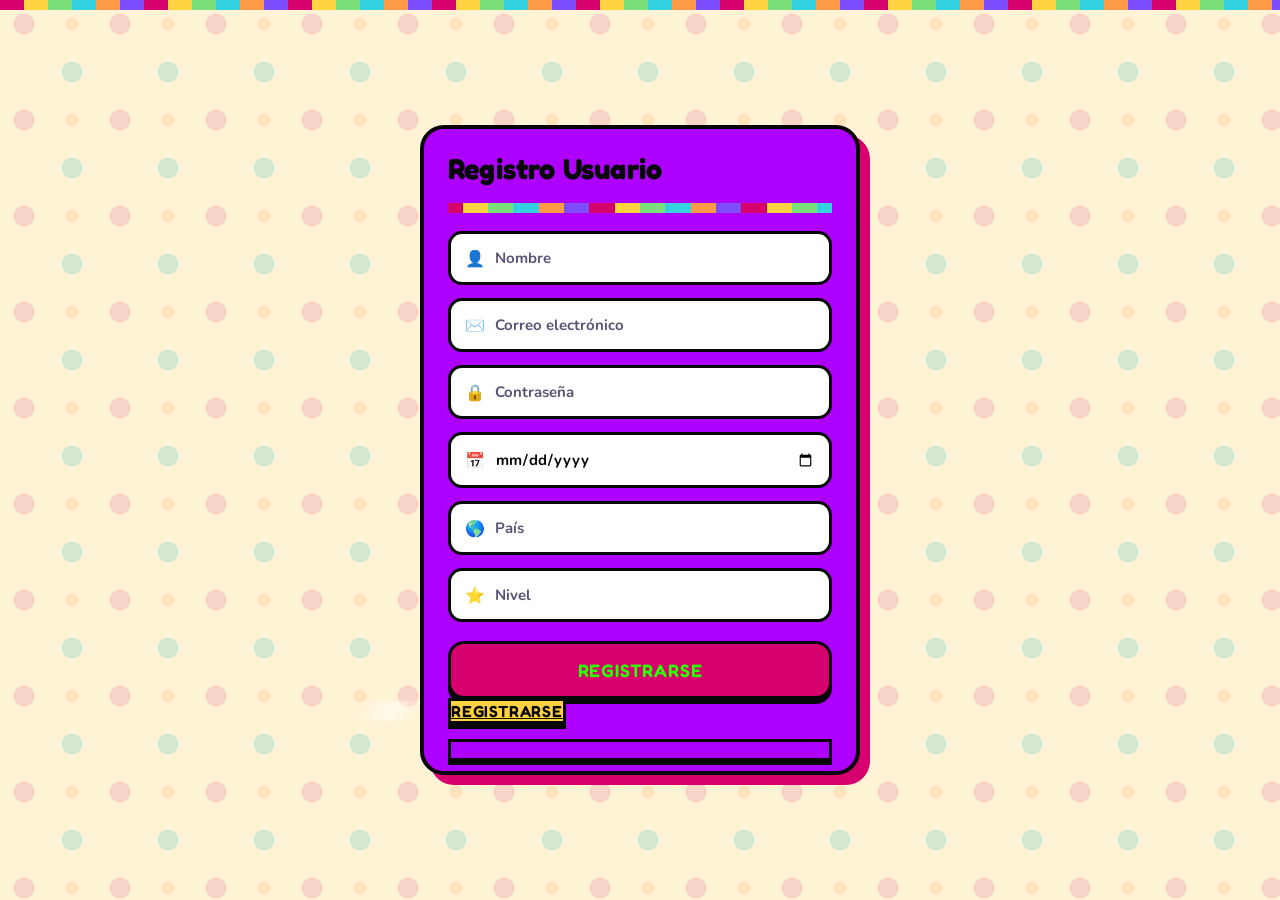
<file: index.html>
<!DOCTYPE html>
<html lang="es">
<head>
<meta charset="UTF-8">
<meta name="viewport" content="width=device-width, initial-scale=1">
<title>Registro de Usuario</title>
<link rel="stylesheet" href="otomi.css">
<style>
  
  @import url('https://fonts.googleapis.com/css2?family=Fredoka:wght@400;500;600;700&family=Nunito:wght@700;800;900&display=swap');

  :root{
    --verde:#58CC02;
    --verde-sombra:#46A302;
    --azul:#1CB0F6;
    --rosa:#FF4D8D;
    --amarillo:#FFC800;
    --naranja:#FF8A00;
    --morado:#7D5CFF;
    --crema:#FFF6E5;
    --cafe:#4A2C1A;
    --gris:#AFAFAF;
  }

  *{box-sizing:border-box; margin:0; padding:0}

  body{
    font-family:'Nunito', Arial, sans-serif;
    background:var(--crema);
    /* Papel bordado Tenango */
    background-image:
      radial-gradient(circle at 25% 25%, #FFD6E8 0 12px, transparent 13px),
      radial-gradient(circle at 75% 75%, #D6F5FF 0 12px, transparent 13px);
    background-size:90px 90px;
    display:flex; justify-content:center; align-items:center;
    min-height:100vh; padding:20px;
  }

  /* Tarjeta principal */
  .card{
    width:440px; max-width:100%;
    background:#fff;
    border-radius:28px;
    overflow:hidden;
    position:relative;
    border:3px solid var(--cafe);
    box-shadow:0 10px 0 var(--cafe), 0 20px 40px rgba(74,44,26,.25);
  }

  /* Franja bordada Tenango arriba y abajo - lo más Otomí */
  .card::before, .card::after{
    content:"";
    display:block; height:14px;
    background:
      repeating-linear-gradient(45deg, var(--rosa) 0 14px, var(--amarillo) 14px 28px, var(--verde) 28px 42px, var(--azul) 42px 56px, var(--naranja) 56px 70px, var(--morado) 70px 84px);
  }

  /* Header */
  .top{
    background:linear-gradient(135deg, #2E7D32 0%, #58CC02 55%, #89E219 100%);
    padding:26px 24px 22px;
    text-align:center;
    color:white;
    position:relative;
    overflow:hidden;
  }
  /* Sol otomí de fondo */
  .top::before{
    content:"☀";
    position:absolute; right:12px; top:-10px;
    font-size:90px; opacity:.18; transform:rotate(15deg);
  }
  .top::after{
    content:"🌸 🐦 🌼 🦋 🌺 🐰 🌸";
    display:block; font-size:19px; margin-top:12px;
    background:rgba(255,255,255,.22);
    padding:7px 10px; border-radius:999px;
  }
  .top h1{
    font-family:'Fredoka', sans-serif;
    font-size:32px; line-height:1;
    letter-spacing:.5px;
    text-shadow:0 3px 0 rgba(0,0,0,.18);
  }
  .top p{margin-top:8px; font-size:14px; font-weight:800; opacity:.95}
  .badge{
    display:inline-block;
    background:var(--amarillo); color:#3A2200;
    padding:6px 14px; border-radius:999px;
    font-size:11px; font-weight:900; letter-spacing:1px;
    margin-top:12px;
    border:2px solid #fff;
    box-shadow:0 3px 0 #E5A800;
  }

  /* Barra Duolingo */
  .progreso{
    background:#EDEDED; height:16px;
    border-radius:999px; margin:18px 24px 0;
    overflow:hidden; border:2px solid #EDEDED;
    box-shadow:inset 0 2px 0 rgba(0,0,0,.08);
  }
  .progreso div{
    height:100%; width:18%;
    background:linear-gradient(90deg, var(--rosa), var(--amarillo), var(--verde), var(--azul), var(--morado));
    border-radius:999px;
  }

  /* Formulario */
  .formulario{padding:18px 24px 10px}
  label{
    display:block; font-size:11px; font-weight:900;
    color:#8A8A8A; text-transform:uppercase; letter-spacing:1px;
    margin-bottom:5px;
  }
  input{
    width:100%; padding:14px 14px 14px 44px;
    margin-bottom:13px;
    border:2.5px solid #E5E5E5; border-radius:16px;
    font-size:15px; font-weight:800; color:#3C3C3C;
    outline:none; background:#FAFAFA;
    transition:.15s;
  }
  input:focus{
    border-color:var(--azul); background:white;
    box-shadow:0 0 0 4px #D7F3FF; transform:scale(1.01);
  }
  /* Iconos Otomí en los inputs */
  input[name="nombre"]{background-image:url("data:image/svg+xml;utf8,<svg xmlns='http://www.w3.org/2000/svg' width='20' height='20'><text y='16'>👤</text></svg>"); background-repeat:no-repeat; background-position:14px center}
  input[name="email"]{background-image:url("data:image/svg+xml;utf8,<svg xmlns='http://www.w3.org/2000/svg' width='20' height='20'><text y='16'>✉️</text></svg>"); background-repeat:no-repeat; background-position:14px center}
  input[name="contrasena"]{background-image:url("data:image/svg+xml;utf8,<svg xmlns='http://www.w3.org/2000/svg' width='20' height='20'><text y='16'>🔒</text></svg>"); background-repeat:no-repeat; background-position:14px center}
  input[name="fecha_nac"]{background-image:url("data:image/svg+xml;utf8,<svg xmlns='http://www.w3.org/2000/svg' width='20' height='20'><text y='16'>📅</text></svg>"); background-repeat:no-repeat; background-position:14px center}
  input[name="pais"]{background-image:url("data:image/svg+xml;utf8,<svg xmlns='http://www.w3.org/2000/svg' width='20' height='20'><text y='16'>🌎</text></svg>"); background-repeat:no-repeat; background-position:14px center}
  input[name="nivel"]{background-image:url("data:image/svg+xml;utf8,<svg xmlns='http://www.w3.org/2000/svg' width='20' height='20'><text y='16'>⭐</text></svg>"); background-repeat:no-repeat; background-position:14px center}

  .fila{display:flex; gap:12px}
  .fila > div{flex:1}

  button{
    width:100%; padding:15px; margin-top:6px;
    background:var(--verde); color:white;
    border:none; border-radius:16px;
    font-family:'Fredoka', sans-serif;
    font-size:18px; font-weight:600; letter-spacing:1px;
    cursor:pointer; text-transform:uppercase;
    box-shadow:0 6px 0 var(--verde-sombra);
    transition:.1s;
  }
  button:hover{filter:brightness(1.05)}
  button:active{transform:translateY(5px); box-shadow:0 1px 0 var(--verde-sombra)}

  #mensaje{margin-top:14px; text-align:center; font-weight:900; min-height:22px; font-size:14px}

  /* Footer Otomí */
  .otomí{
    display:flex; justify-content:space-between;
    padding:12px 26px 8px; font-size:24px;
    filter:drop-shadow(0 2px 0 rgba(0,0,0,.05));
  }
  .footer{
    text-align:center; font-size:12px; color:#9A9A9A;
    padding:0 20px 18px; font-weight:800; line-height:1.5;
  }
  .footer b{color:var(--rosa)}
  .footer span{color:var(--azul)}

  @media(max-width:480px){
    .top h1{font-size:28px}
    .fila{flex-direction:column; gap:0}
  }
</style>
</head>
<body>
<div class="formulario">
    <h2>Registro Usuario</h2>
    <form id="formRegistro">
        <input type="text" name="nombre" placeholder="Nombre" required>
        <input type="email" name="email" placeholder="Correo electrónico" required>
        <input type="password" name="contrasena" maxlength="6" placeholder="Contraseña" required>
        <input type="date" name="fecha_nac" required>
        <input type="text" name="pais" placeholder="País" required>
        <input type="number" name="nivel" min="1" max="99" placeholder="Nivel" required>
        <button type="submit">Registrarse</button>
          <!-- Botón nuevo -->
    <a href="Leccion1.html" class="btn btn-outline-primary btn-lg ms-2">REGISTRARSE</a>
    </form>
    <div id="mensaje"></div>
</div>

<script>
document.getElementById("formRegistro").addEventListener("submit", async function(e){
    e.preventDefault();
    const datos = {
        nombre: this.nombre.value,
        email: this.email.value,
        contrasena: this.contrasena.value,
        fecha_nac: this.fecha_nac.value,
        pais: this.pais.value,
        nivel: this.nivel.value
    };
    try{
        const respuesta = await fetch("registro.php",{
            method:"POST",
            headers:{"Content-Type":"application/json"},
            body: JSON.stringify(datos)
        });
        const resultado = await respuesta.json();
        document.getElementById("mensaje").innerHTML = resultado.mensaje;
        document.getElementById("mensaje").style.color = resultado.estado ? "green" : "red";
        if(resultado.estado){
            this.reset();
        }
    }catch(error){
        console.error(error);
        document.getElementById("mensaje").innerHTML = "Error de conexión";
    }
});
</script>
</body>
</html>
</file>
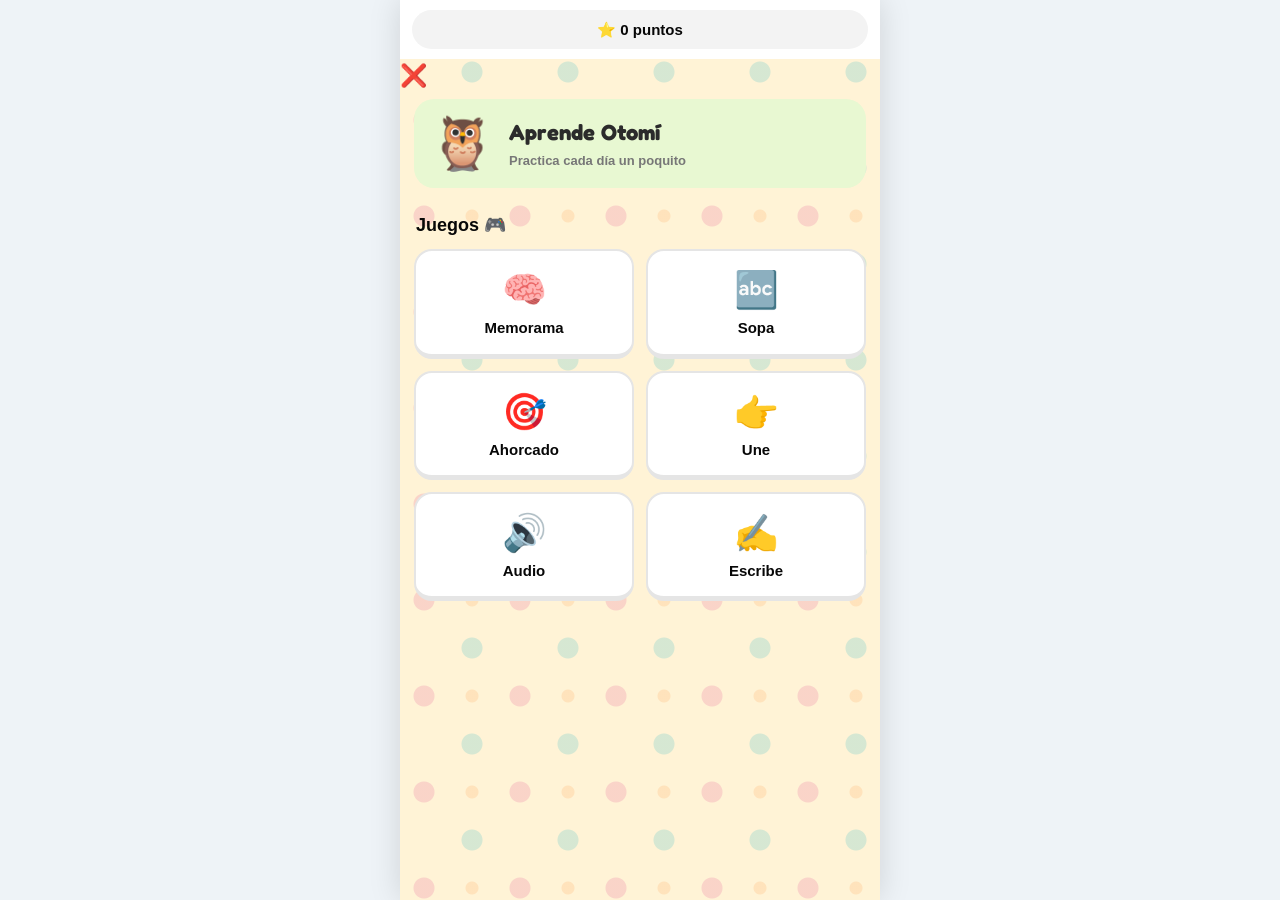
<file: Aprende Otomí.html>
<!DOCTYPE html>
<html lang="es">
<head>
<meta charset="UTF-8">
<meta name="viewport" content="width=device-width, initial-scale=1">
<meta name="viewport" content="width=device-width, initial-scale=1, viewport-fit=cover">
<title>Aprende Otomí</title>
<link rel="stylesheet" href="otomi.css">
<style>
:root{color-scheme:light;--page:#eef3f7;--bg:#fff;--tx:#2b2b2b;--mu:#777;--bd:#e5e5e5;--soft:#f3f3f3;--g:#58cc02;--gd:#46a302;--b:#1cb0f6;--r:#ff4b4b;--selbg:#ddf4ff;--okbg:#d9ffb3;--malbg:#ffd6d6;--hero:#e8f8d2;box-sizing:border-box;padding-top:env(safe-area-inset-top,0px);padding-bottom:env(safe-area-inset-bottom,0px)}
@media (prefers-color-scheme:dark){:root:not([data-theme="light"]){color-scheme:dark;--page:#0f1417;--bg:#1b2328;--tx:#eef2f4;--mu:#9aa7af;--bd:#34424a;--soft:#2a353c;--selbg:#12384d;--okbg:#274d12;--malbg:#5a2222;--hero:#22381a}}
:root[data-theme="dark"]{color-scheme:dark;--page:#0f1417;--bg:#1b2328;--tx:#eef2f4;--mu:#9aa7af;--bd:#34424a;--soft:#2a353c;--selbg:#12384d;--okbg:#274d12;--malbg:#5a2222;--hero:#22381a}
*{margin:0;padding:0;box-sizing:border-box;font-family:"Trebuchet MS","Segoe UI",Arial,sans-serif}
html{background:var(--page)}
body{max-width:480px;min-height:100vh;margin:auto;background:var(--bg);color:var(--tx);padding-bottom:100px;box-shadow:0 0 30px #0002}
button{font-family:inherit}
.cab{padding:10px 12px;display:flex;justify-content:space-between;gap:8px;position:sticky;top:env(safe-area-inset-top,0px);background:var(--bg);z-index:10;font-weight:800}
.cab div{flex:1;text-align:center;background:var(--soft);border-radius:20px;padding:8px 4px;font-size:15px}
body::before{content:"";position:fixed;top:0;left:0;right:0;height:env(safe-area-inset-top,0px);background:var(--bg);z-index:11}
.prog{height:16px;background:var(--bd);border-radius:10px;overflow:hidden;margin:4px 14px 14px}
.bar{height:100%;background:var(--g);width:0;transition:.4s;border-radius:10px}
.hero{display:flex;align-items:center;gap:14px;margin:6px 14px 14px;padding:16px;background:var(--hero);border-radius:20px}
.hero .ow{font-size:52px;line-height:1}
.hero h1{font-size:22px;color:var(--tx)}
.hero p{font-size:13px;color:var(--mu);margin-top:2px}
.sec{padding:10px 16px 6px;font-size:18px;font-weight:800}
.uni{border:2px solid var(--bd);border-bottom-width:5px;border-radius:18px;padding:14px 16px;margin:10px 14px;cursor:pointer;background:var(--bg);transition:transform .1s}
.uni:active{transform:translateY(2px);border-bottom-width:3px}
.uni h4{font-size:17px;margin-bottom:3px}
.uni small{color:var(--mu)}
.uni.bloq{opacity:.5;pointer-events:none}
.g2{display:grid;grid-template-columns:1fr 1fr;gap:12px;padding:4px 14px 12px}
.juego{border:2px solid var(--bd);border-bottom-width:5px;border-radius:18px;padding:16px 8px;text-align:center;cursor:pointer;background:var(--bg);font-size:36px;line-height:1.3}
.juego:active{transform:translateY(2px);border-bottom-width:3px}
.juego center{display:block}
.juego b{font-size:15px;display:block;margin-top:4px}
.card{border:2px solid var(--bd);border-bottom-width:5px;border-radius:18px;padding:10px 6px;text-align:center;cursor:pointer;background:var(--bg);min-height:64px;display:flex;flex-direction:column;align-items:center;justify-content:center}
.card h3{font-size:16px;word-break:break-word}
.card.sel{border-color:var(--b);background:var(--selbg)}
.card.ok{background:var(--okbg);border-color:var(--g)}
.card.mal{background:var(--malbg);border-color:var(--r)}
svg.img{width:100%;max-width:84px;height:auto;aspect-ratio:1;background:#fff;border-radius:18px;padding:5px;box-shadow:inset 0 0 0 1px #0001}
.big{width:150px;height:150px;margin:10px auto 14px}
.big svg.img{max-width:none;width:100%;height:100%}
.chk{position:fixed;bottom:calc(12px + env(safe-area-inset-bottom,0px));left:14px;right:14px;max-width:452px;margin:0 auto;padding:16px;border:none;border-radius:16px;background:var(--g);color:#fff;font-weight:900;font-size:17px;letter-spacing:1px;z-index:40;cursor:pointer;box-shadow:0 5px 0 var(--gd)}
.chk:active{transform:translateY(3px);box-shadow:0 2px 0 var(--gd)}
.modal{position:fixed;inset:0;max-width:480px;margin:0 auto;background:var(--bg);display:none;flex-direction:column;z-index:30;padding-top:env(safe-area-inset-top,0px);padding-bottom:90px}
.modal.on{display:flex}
.modal h2{font-size:22px;margin-bottom:6px}
#zona{margin-top:12px}
#zona input{background:var(--bg);color:var(--tx);border:2px solid var(--bd)!important;outline:none}
#zona input:focus{border-color:var(--b)!important}
.c{height:74px;border:2px solid var(--bd);border-bottom-width:4px;border-radius:14px;display:flex;align-items:center;justify-content:center;font-weight:800;cursor:pointer;font-size:14px;padding:3px;text-align:center;background:var(--bg)}
.c svg.img{width:54px;height:54px}
.c.ok{background:var(--okbg);pointer-events:none;border-color:var(--g)}
.sopa{height:38px;font-size:16px;border-radius:10px}
.sopa.s{background:var(--g);color:#fff;border-color:var(--gd)}
.sopa.f{background:var(--okbg);border-color:var(--g);pointer-events:none}
#let button{font-weight:800}
#reg{line-height:1.7}
.play{display:block;margin:4px auto 18px;padding:16px 26px;border:none;border-radius:50px;background:var(--b);color:#fff;font-size:18px;font-weight:800;cursor:pointer;box-shadow:0 5px 0 #1899d6}
.play:active{transform:translateY(3px);box-shadow:0 2px 0 #1899d6}
</style>
</head>
<body>
<div class="cab"><div>⭐ <span id="xp">0</span> puntos</div></div>
  <span onclick="location.href='index.html'" style="cursor:pointer;font-size:22px">❌</span>

<div id="menu">
<div class="hero"><div class="ow">🦉</div><div><h1>Aprende Otomí</h1><p>Practica cada día un poquito</p></div></div><div class="sec">Juegos 🎮</div>
<div class="g2">
<div class="juego" onclick="abrirJuego('mem')"><center>🧠<br><b>Memorama</b></center></div>
<div class="juego" onclick="abrirJuego('sopa')"><center>🔤<br><b>Sopa</b></center></div>
<div class="juego" onclick="abrirJuego('ahor')"><center>🎯<br><b>Ahorcado</b></center></div>
<div class="juego" onclick="abrirJuego('arr')"><center>👉<br><b>Une</b></center></div>
<div class="juego" onclick="abrirJuego('aud')"><center>🔊<br><b>Audio</b></center></div>
<div class="juego" onclick="abrirJuego('esc')"><center>✍️<br><b>Escribe</b></center></div>
</div>

<div class="modal" id="modal">
<div style="padding:12px;border-bottom:2px solid #eee;display:flex;gap:10px;align-items:center"><button onclick="cerrar()" style="border:none;background:none;font-size:22px;color:inherit">✕</button><div style="flex:1;height:10px;background:var(--bd);border-radius:6px;overflow:hidden"><div id="fill2" class="bar"></div></div></div>
<div style="padding:16px;flex:1;overflow:auto"><h2 id="preg"></h2><p onclick="sonar()" style="font-size:22px;margin:10px 0;cursor:pointer">🔊 Escuchar</p><div id="zona" style="margin-top:10px"></div><p id="msg" style="font-weight:800;margin-top:12px"></p></div>
<button class="chk" id="btnCheck" onclick="comprobar()">COMPROBAR</button>
</div>

<script>
const $=id=>document.getElementById(id);
const store={g(k,d){try{const v=localStorage.getItem(k);return v===null?d:JSON.parse(v)}catch(e){return d}},s(k,v){try{localStorage.setItem(k,JSON.stringify(v))}catch(e){}}};
let vidas=3,xp=store.g('xp',0),comp=store.g('comp',[]),registro=store.g('reg',[]);
let audioAct='',modo='',uniSel=0,lecSel=0,sel='',pts=0,busy=false,juego='',selM=[],idx=0,pJ=0,sec='',guo=[],vA=5,aud='',orden=[];

// Imágenes SVG integradas (sin archivos externos)
const SV=b=>`<svg viewBox="0 0 64 64" class="img" style="width:100%;height:100%">${b}</svg>`;
const ST='stroke="#0003" stroke-width="2"';
const IMG={
ROXA:c=>SV(`${[0,72,144,216,288].map(a=>`<circle cx="32" cy="14" r="11" fill="${c}" ${ST} transform="rotate(${a} 32 32)"/>`).join('')}<circle cx="32" cy="32" r="8" fill="#ffd93b" ${ST}/>`),
NARANXA:c=>SV(`<circle cx="32" cy="36" r="22" fill="${c}" ${ST}/><path d="M32 14 q4-10 14-8 q-2 9-14 8z" fill="#58cc02"/>`),
BOXO:c=>SV(`<rect x="12" y="22" width="34" height="30" rx="6" fill="${c}" ${ST}/><path d="M46 28h6a6 6 0 010 14h-6" fill="none" stroke="${c}" stroke-width="5"/><path d="M22 8q-4 6 0 10M32 8q-4 6 0 10" stroke="#999" stroke-width="3" fill="none"/>`),
"K'ANGI":c=>SV(`<path d="M32 6C20 24 14 32 14 42a18 18 0 0036 0C50 32 44 24 32 6z" fill="${c}" ${ST}/>`),
THENI:c=>SV(`<circle cx="23" cy="38" r="16" fill="${c}" ${ST}/><circle cx="41" cy="38" r="16" fill="${c}" ${ST}/><path d="M32 24q0-10 4-14" stroke="#7a4a1d" stroke-width="3" fill="none"/><path d="M36 14q8-6 14-2q-6 8-14 2z" fill="#58cc02"/>`),
THO:c=>SV(`<g fill="${c}" ${ST}><circle cx="20" cy="38" r="12"/><circle cx="34" cy="30" r="15"/><circle cx="46" cy="40" r="10"/><rect x="20" y="38" width="26" height="12"/></g><rect x="19" y="39" width="28" height="10" fill="${c}"/>`),
KANGA:c=>SV(`<path d="M10 54C8 24 28 8 54 10 56 38 40 56 10 54z" fill="${c}" ${ST}/><path d="M10 54L40 24" stroke="#0004" stroke-width="3" fill="none"/>`)
};
const COL=[
{n:'ROXA',es:'ROSA',c:'#ff8fb1'},{n:'NARANXA',es:'NARANJA',c:'#ffa500'},
{n:'BOXO',es:'CAFÉ',c:'#8B4513'},{n:"K'ANGI",es:'AZUL',c:'#3fa9f5'},{n:'THENI',es:'ROJO',c:'#ff4b4b'},
{n:'THO',es:'BLANCO',c:'#ffffff'},{n:'KANGA',es:'VERDE',c:'#58cc02'}
];
const im=o=>IMG[o.n](o.c);
const get=n=>COL.find(c=>c.n===n);
const norm=s=>s.toUpperCase().replace(/[’‘`´']/g,'').trim();
const shuffle=a=>[...a].sort(()=>Math.random()-.5);

const UNIS=[
{nom:"1. Colores 🎨",desc:"7 lecciones",lecs:[
{t:'i2w',cor:'ROXA'},{t:'w2i',cor:'BOXO'},{t:'aud',cor:'NARANXA'},{t:'i2w',cor:"K'ANGI"},
{t:'txt',cor:'THENI'},{t:'w2i',cor:'THO'},{t:'aud',cor:'KANGA'}]},
{nom:"2. Saludos 👋",desc:"Se desbloquea al terminar Colores",lecs:[]},
{nom:"3. Familia 👨‍👩‍👧",desc:"Bloqueada",lecs:[]}
];
const TIT={i2w:'¿Cómo se dice este color en otomí?',w2i:'¿Cuál imagen es…?',aud:'Escucha y elige la imagen',txt:'Escribe en otomí'};

const FON={ROXA:'ro-sha',NARANXA:'na-ran-sha',BOXO:'bo-sho',"K'ANGI":'kan-gui',THENI:'te-ni',THO:'to',KANGA:'kan-ga'};
let VOZ=null;
function cargaVoz(){ try{ const v=speechSynthesis.getVoices(); VOZ=v.find(x=>/^es[-_]MX/i.test(x.lang))||v.find(x=>/^es/i.test(x.lang))||null; }catch(e){} }
if(window.speechSynthesis){ cargaVoz(); speechSynthesis.onvoiceschanged=cargaVoz; }
function sonar(){
 if(!audioAct) return;
 if(!window.speechSynthesis||!window.SpeechSynthesisUtterance){ alert('Tu navegador no permite audio de voz. Prueba con Chrome, Edge o Safari.'); return; }
 cargaVoz();
 const u=new SpeechSynthesisUtterance(FON[audioAct]||audioAct.replace(/'/g,''));
 u.lang=VOZ?VOZ.lang:'es-MX'; if(VOZ) u.voice=VOZ; u.rate=.8; u.volume=1;
 speechSynthesis.cancel(); speechSynthesis.resume();
 setTimeout(()=>speechSynthesis.speak(u),80);
}
function bloq(i){ return i>0 && !comp.includes(i-1); }

function render(){ $('xp').innerText=xp; }
function abrirSub(i){ uniSel=i; $('menu').style.display='none'; $('sub').style.display='block'; $('titU').innerText=UNIS[i].nom;
$('listaLec').innerHTML=UNIS[i].lecs.map((l,j)=>`<div class="uni" onclick="abrirLec(${j})"><b>Lección ${j+1}</b> · ${get(l.cor).es}</div>`).join('')||'<p style="padding:12px">Pronto más lecciones</p>'; }
function volver(){ $('menu').style.display='block'; }
function abrirLec(j){ modo='lec'; lecSel=j; pts=0; vidas=Math.max(vidas,1); $('modal').classList.add('on'); cargar(); }
function cerrar(){ speechSynthesis&&speechSynthesis.cancel(); $('modal').classList.remove('on'); $('menu').style.display='block'; modo=''; render(); }

function card(o,m,fn){ return `<div class="card" data-v="${o.n}" onclick="${fn}(this)">${m==='img'?im(o):''}${m==='word'?`<h3>${o.n}</h3>`:''}</div>`; }
function opciones(cor){ const otros=shuffle(COL.filter(c=>c.n!==cor)).slice(0,2); return shuffle([get(cor),...otros]); }

function cargar(){
const U=UNIS[uniSel],L=U.lecs[lecSel],o=get(L.cor),z=$('zona'); busy=false; sel='';
$('preg').innerText=TIT[L.t]+(L.t==='w2i'?' '+o.n:''); $('fill2').style.width=(lecSel/U.lecs.length*100)+'%';
$('msg').innerText=''; $('btnCheck').style.display='block'; $('btnCheck').innerText='COMPROBAR'; $('btnCheck').style.background='';
z.style.cssText='';
audioAct=(L.t==='w2i'||L.t==='aud')?o.n:'';
if(L.t==='i2w'){ z.innerHTML=`<div class="big">${im(o)}</div><div style="display:grid;grid-template-columns:1fr 1fr 1fr;gap:10px">${opciones(L.cor).map(x=>card(x,'word','elegir')).join('')}</div>`; }
else if(L.t==='w2i'||L.t==='aud'){ z.style.cssText='display:grid;grid-template-columns:1fr 1fr 1fr;gap:10px'; z.innerHTML=opciones(L.cor).map(x=>card(x,'img','elegir')).join(''); }
else { z.innerHTML=`<div class="big">${im(o)}</div><p style="text-align:center;font-weight:800;font-size:20px">${o.es}</p><input id="inpTexto" placeholder="Escribe en otomí…" autocomplete="off" style="width:100%;padding:14px;border:2px solid var(--bd);border-radius:12px;margin-top:12px;font-size:18px">`; }
sonar();
}
function elegir(el){ if(busy) return; document.querySelectorAll('#zona .card').forEach(c=>c.classList.remove('sel')); el.classList.add('sel'); sel=el.dataset.v; audioAct=sel; sonar(); }

function comprobar(){
if(modo==='juego'){ if(juego==='esc') checkEsc(); return; }
if(busy) return;
const U=UNIS[uniSel],L=U.lecs[lecSel],inp=$('inpTexto'); if(inp) sel=inp.value;
if(!sel.trim()){ $('msg').style.color='var(--r)'; $('msg').innerText='Elige o escribe primero'; return; }
busy=true; const ok=norm(sel)===norm(L.cor),m=$('msg');
document.querySelectorAll('#zona .card').forEach(c=>{ if(c.dataset.v===L.cor) c.classList.add('ok'); else if(c.classList.contains('sel')) c.classList.add('mal'); });
if(ok){ m.style.color='#58a700'; m.innerText='¡Correcto! ✅'; xp+=10; pts++; }
else{ m.style.color='var(--r)'; m.innerText='Era: '+L.cor+' 😅'; vidas--; }
$('v').innerText=vidas; $('xp').innerText=xp; store.s('xp',xp);
setTimeout(()=>{
if(vidas<=0){ alert('Sin vidas 💔 ¡Inténtalo de nuevo!'); vidas=3; cerrar(); return; }
lecSel++;
if(lecSel>=U.lecs.length){
if(!comp.includes(uniSel)) comp.push(uniSel);
registro.unshift({fecha:new Date().toLocaleDateString(),nom:U.nom,pts:pts,tot:U.lecs.length});
store.s('comp',comp); store.s('reg',registro);
alert('¡Terminaste! 🎉 '+pts+'/'+U.lecs.length); vidas=3; cerrar();
}else cargar();
},1300);
}

// ---------- JUEGOS ----------
function abrirJuego(j){ modo='juego'; juego=j; $('modal').classList.add('on'); $('zona').style.cssText=''; $('btnCheck').style.display='none'; $('msg').innerText=''; $('msg').style.color=''; audioAct=''; $('fill2').style.width='0';
({mem:initMem,sopa:initSopa,ahor:initAhor,arr:initArr,aud:initAud,esc:initEsc})[j](); }
function sumar(n){ xp+=n; $('xp').innerText=xp; store.s('xp',xp); }

// Memorama: une la palabra con su imagen
function initMem(){
const base=shuffle(COL).slice(0,4),z=$('zona'); $('preg').innerText='Memorama: palabra + imagen';
const cartas=shuffle(base.flatMap(b=>[{o:b,k:'w'},{o:b,k:'i'}])); selM=[]; window.parejas=0;
z.style.cssText='display:grid;grid-template-columns:repeat(4,1fr);gap:8px';
z.innerHTML=cartas.map((c,i)=>`<div class="c" data-v="${c.o.n}" data-k="${c.k}" onclick="voltear(this)"><span class="q">?</span><span class="f" style="display:none">${c.k==='w'?c.o.n:im(c.o)}</span></div>`).join('');
}
function voltear(el){ if(selM.length>=2||selM.includes(el)||el.classList.contains('ok')) return;
el.querySelector('.q').style.display='none'; el.querySelector('.f').style.display='block'; selM.push(el); if(el.dataset.k==='w'){ audioAct=el.dataset.v; sonar(); }
if(selM.length===2){ const[a,b]=selM; setTimeout(()=>{
if(a.dataset.v===b.dataset.v&&a.dataset.k!==b.dataset.k){ a.classList.add('ok'); b.classList.add('ok'); sumar(5); if(++window.parejas===4){ $('msg').style.color='#58a700'; $('msg').innerText='¡Ganaste! 🎉'; setTimeout(initMem,1500); } }
else[a,b].forEach(x=>{ x.querySelector('.q').style.display='block'; x.querySelector('.f').style.display='none'; });
selM=[]; },700); } }

// Sopa de letras: palabras horizontales en filas al azar
function initSopa(){
const pal=shuffle(COL).slice(0,3).map(c=>({n:c.n.replace("'",""),es:c.es})),z=$('zona'); $('preg').innerText='Sopa de letras';
const g=Array(64).fill(0).map(()=>String.fromCharCode(65+Math.random()*26|0)),filas=shuffle([0,1,2,3,4,5,6,7]).slice(0,3);
pal.forEach((p,i)=>{ const col=Math.floor(Math.random()*(9-p.n.length)); p.cel=[]; for(let j=0;j<p.n.length;j++){ g[filas[i]*8+col+j]=p.n[j]; p.cel.push(filas[i]*8+col+j); } });
window.sopaP=pal;
z.style.cssText='display:grid;grid-template-columns:repeat(8,1fr);gap:4px';
z.innerHTML=g.map((l,i)=>`<div class="c sopa" data-i="${i}" onclick="this.classList.toggle('s');chkSopa()">${l}</div>`).join('');
$('msg').style.color=''; $('msg').innerText='Busca: '+pal.map(p=>p.n+' ('+p.es+')').join(', ');
}
function chkSopa(){ const cs=[...document.querySelectorAll('.sopa')]; let todas=true;
window.sopaP.forEach(p=>{ if(p.ok) return; if(p.cel.every(i=>cs[i].classList.contains('s'))){ p.ok=true; p.cel.forEach(i=>{ cs[i].classList.remove('s'); cs[i].classList.add('f'); }); sumar(10); } else todas=false; });
if(todas){ $('msg').style.color='#58a700'; $('msg').innerText='¡Encontraste todas! 🎉'; setTimeout(initSopa,1500); } }

// Ahorcado
function initAhor(){
const e=shuffle(COL)[0]; sec=e.n; guo=sec.split('').map(c=>c==="'"?"'":'_'); vA=6; $('preg').innerText='Ahorcado';
$('zona').innerHTML=`<div class="big">${im(e)}</div><h1 id="pal" style="letter-spacing:6px;text-align:center">${guo.join(' ')}</h1><div id="let" style="margin:10px 0;text-align:center"></div><p id="va" style="text-align:center">${'❤️'.repeat(vA)}</p>`;
$('let').innerHTML="ABCDEFGHIJKLMNOPQRSTUVWXYZ".split('').map(l=>`<button onclick="proA('${l}',this)" style="margin:2px;padding:8px;min-width:34px;border-radius:8px;border:2px solid var(--bd);background:var(--bg);color:inherit">${l}</button>`).join('');
$('msg').style.color=''; $('msg').innerText='Pista: '+e.es;
}
function proA(l,btn){ btn.disabled=true;
if(sec.includes(l)){ sec.split('').forEach((c,i)=>{ if(c===l) guo[i]=l; }); $('pal').textContent=guo.join(' ');
 if(!guo.includes('_')){ sumar(10); setTimeout(()=>{ alert('¡Ganaste! '+sec); initAhor(); },200); } }
else{ vA--; $('va').textContent='❤️'.repeat(vA); if(vA===0) setTimeout(()=>{ alert('Era: '+sec); initAhor(); },200); } }

// Une: toca una palabra otomí y luego su imagen
function initArr(){
const base=shuffle(COL).slice(0,4); $('preg').innerText='Une la palabra con su imagen'; window.selA=null; window.paresA=0;
$('zona').innerHTML=`<div style="display:flex;gap:10px"><div id="co" style="flex:1"></div><div id="ce" style="flex:1"></div></div>`;
$('co').innerHTML=base.map(p=>`<div class="card" data-v="${p.n}" onclick="tocaA(this,'w')" style="margin:6px 0;min-height:84px"><h3>${p.n}</h3></div>`).join('');
$('ce').innerHTML=shuffle(base).map(p=>`<div class="card" data-v="${p.n}" onclick="tocaA(this,'i')" style="margin:6px 0">${im(p)}</div>`).join('');
$('msg').style.color=''; $('msg').innerText='';
}
function tocaA(el,k){ if(el.classList.contains('ok')) return;
if(k==='w'){ document.querySelectorAll('#co .card').forEach(c=>c.classList.remove('sel')); el.classList.add('sel'); window.selA=el; audioAct=el.dataset.v; sonar(); return; }
if(!window.selA){ $('msg').innerText='Primero elige una palabra'; return; }
if(window.selA.dataset.v===el.dataset.v){ [window.selA,el].forEach(x=>{ x.classList.remove('sel'); x.classList.add('ok'); }); window.selA=null; sumar(5); if(++window.paresA===4){ $('msg').style.color='#58a700'; $('msg').innerText='¡Perfecto! 🎉'; setTimeout(initArr,1500); } }
else{ el.classList.add('mal'); setTimeout(()=>el.classList.remove('mal'),500); } }

// Audio
function initAud(){
const lista=shuffle(COL).slice(0,3); aud=lista[Math.floor(Math.random()*3)].n; audioAct=aud; $('preg').innerText='Escucha y elige';
$('zona').innerHTML=`<button class="play" onclick="sonar()">🔊 Escuchar otra vez</button><div style="display:grid;grid-template-columns:1fr 1fr 1fr;gap:10px">${lista.map(p=>card(p,'img','elegirAud')).join('')}</div>`; $('msg').innerText=''; sonar();
}
function elegirAud(el){ if(busy) return; busy=true; const m=$('msg');
if(el.dataset.v===aud){ el.classList.add('ok'); m.style.color='#58a700'; m.innerText='¡Correcto!'; sumar(5); }
else{ el.classList.add('mal'); m.style.color='var(--r)'; m.innerText='Era: '+aud+' ('+get(aud).es+')'; }
setTimeout(()=>{ busy=false; initAud(); },1000); }

// Escribe
function initEsc(){ orden=shuffle(COL); idx=0; pJ=0; cargarEsc(); }
function cargarEsc(){ const a=orden[idx]; $('preg').innerText='Escribe en otomí';
$('zona').innerHTML=`<div class="big">${im(a)}</div><p style="text-align:center;font-weight:800;font-size:20px">${a.es}</p><input id="inpE" placeholder="Escribe en otomí…" autocomplete="off" style="width:100%;padding:12px;border:2px solid var(--bd);border-radius:12px;margin-top:10px;font-size:18px">`;
$('msg').style.color=''; $('msg').innerText='⭐ '+pJ+' · '+(idx+1)+'/'+orden.length; $('btnCheck').style.display='block'; $('btnCheck').innerText='COMPROBAR'; busy=false; }
function checkEsc(){ if(busy) return; const v=$('inpE').value; if(!v.trim()){ $('msg').innerText='Escribe algo'; return; }
busy=true; const a=orden[idx];
if(norm(v)===norm(a.n)){ pJ+=10; sumar(10); $('msg').style.color='#58a700'; $('msg').innerText='¡Correcto! ⭐ '+pJ; }
else{ $('msg').style.color='var(--r)'; $('msg').innerText='Era: '+a.n+' ⭐ '+pJ; }
idx++; if(idx>=orden.length){ orden=shuffle(COL); idx=0; }
setTimeout(cargarEsc,1200); }

render();
</script>
</body>
</html>
</file>
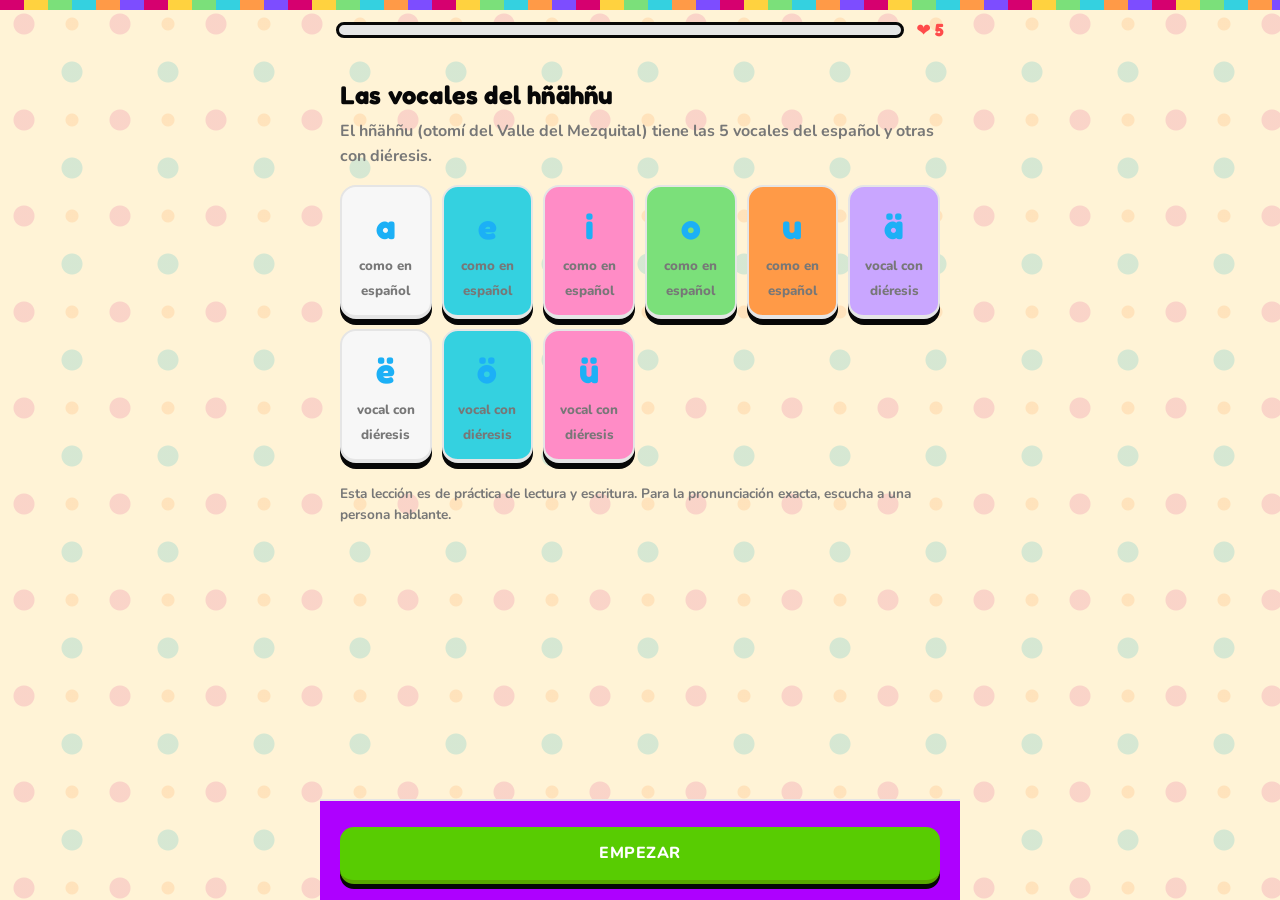
<file: Hñähñu_ Vocales (1).html>
<!DOCTYPE html>
<html lang="es">

<head>
    <meta charset="utf-8">
    <meta name="viewport" content="width=device-width, initial-scale=1, viewport-fit=cover">
    <title>Hñähñu: Vocales</title>
    <link rel="stylesheet" href="otomi.css">
    <style>
        :root {
            --bg: #fff;
            --fg: #3c3c3c;
            --mut: #777;
            --line: #e5e5e5;
            --green: #58cc02;
            --gd: #58a700;
            --red: #ff4b4b;
            --blue: #1cb0f6;
            --okbg: #d7ffb8;
            --okfg: #58a700;
            --badbg: #ffdfe0;
            --badfg: #ea2b2b;
            --card: #f7f7f7;
            box-sizing: border-box;
            padding-top: env(safe-area-inset-top, 0px);
            padding-bottom: env(safe-area-inset-bottom, 0px);
            color-scheme: light
        }

        @media (prefers-color-scheme:dark) {
            :root:not([data-theme="light"]) {
                --bg: #131f24;
                --fg: #f1f7fb;
                --mut: #a0aab0;
                --line: #37464f;
                --okbg: #1d3a14;
                --okfg: #89e219;
                --badbg: #3a1a1c;
                --badfg: #ff7878;
                --card: #1f2c33;
                color-scheme: dark
            }
        }

        :root[data-theme="dark"] {
            --bg: #131f24;
            --fg: #f1f7fb;
            --mut: #a0aab0;
            --line: #37464f;
            --okbg: #1d3a14;
            --okfg: #89e219;
            --badbg: #3a1a1c;
            --badfg: #ff7878;
            --card: #1f2c33;
            color-scheme: dark
        }

        * {
            box-sizing: border-box
        }

        html,
        body {
            height: 100%;
            margin: 0
        }

        body {
            background: var(--bg);
            color: var(--fg);
            font-family: "Nunito", "Segoe UI", system-ui, sans-serif;
            display: flex;
            justify-content: center
        }

        #app {
            width: 100%;
            max-width: 640px;
            display: flex;
            flex-direction: column;
            height: 100%
        }

        .top {
            display: flex;
            align-items: center;
            gap: 12px;
            padding: 16px
        }

        .bar {
            flex: 1;
            height: 16px;
            background: var(--line);
            border-radius: 8px;
            overflow: hidden
        }

        .bar i {
            display: block;
            height: 100%;
            width: 0;
            background: var(--green);
            border-radius: 8px;
            transition: width .3s
        }

        .hearts {
            font-weight: 800;
            color: var(--red)
        }

        main {
            flex: 1;
            overflow: auto;
            padding: 8px 20px 20px
        }

        h1 {
            font-size: 1.6rem;
            margin: 8px 0 4px
        }

        .sub {
            color: var(--mut);
            margin: 0 0 16px
        }

        .grid {
            display: grid;
            grid-template-columns: repeat(auto-fill, minmax(90px, 1fr));
            gap: 10px
        }

        .v {
            background: var(--card);
            border: 2px solid var(--line);
            border-bottom-width: 4px;
            border-radius: 16px;
            padding: 12px;
            text-align: center
        }

        .v b {
            font-size: 2.2rem;
            display: block;
            color: var(--blue)
        }

        .v small {
            color: var(--mut)
        }

        .opts {
            display: grid;
            gap: 10px;
            margin-top: 16px
        }

        .opt {
            font: inherit;
            font-size: 1.1rem;
            font-weight: 700;
            color: var(--fg);
            background: var(--bg);
            border: 2px solid var(--line);
            border-bottom-width: 4px;
            border-radius: 14px;
            padding: 14px;
            cursor: pointer;
            text-align: left
        }

        .opt.sel {
            border-color: var(--blue);
            background: var(--card)
        }

        .opt.ok {
            border-color: var(--green)
        }

        .opt.no {
            border-color: var(--red)
        }

        .q {
            font-size: 1.4rem;
            font-weight: 800;
            margin: 8px 0
        }

        .word {
            font-size: 2.4rem;
            font-weight: 800;
            color: var(--blue);
            text-align: center;
            margin: 20px 0
        }

        .pairs {
            display: grid;
            grid-template-columns: 1fr 1fr;
            gap: 10px;
            margin-top: 16px
        }

        .tiles {
            display: flex;
            flex-wrap: wrap;
            gap: 8px;
            min-height: 56px;
            border-bottom: 2px solid var(--line);
            padding: 6px 0;
            margin: 16px 0
        }

        .tile {
            font: inherit;
            font-size: 1.3rem;
            font-weight: 800;
            color: var(--fg);
            background: var(--bg);
            border: 2px solid var(--line);
            border-bottom-width: 4px;
            border-radius: 12px;
            padding: 8px 16px;
            cursor: pointer
        }

        footer {
            padding: 16px 20px;
            border-top: 2px solid var(--line)
        }

        footer.ok {
            background: var(--okbg);
            color: var(--okfg)
        }

        footer.no {
            background: var(--badbg);
            color: var(--badfg)
        }

        .fb {
            font-weight: 800;
            font-size: 1.2rem;
            margin-bottom: 10px;
            min-height: 0
        }

        .btn {
            width: 100%;
            font: inherit;
            font-weight: 800;
            font-size: 1rem;
            letter-spacing: .5px;
            text-transform: uppercase;
            color: #fff;
            background: var(--green);
            border: 0;
            border-bottom: 4px solid var(--gd);
            border-radius: 14px;
            padding: 14px;
            cursor: pointer
        }

        .btn:disabled {
            background: var(--line);
            border-color: var(--line);
            color: var(--mut);
            cursor: default
        }

        footer.no .btn {
            background: var(--red);
            border-color: #ea2b2b
        }

        .end {
            text-align: center;
            padding-top: 40px
        }

        .end .big {
            font-size: 4rem
        }

        .note {
            font-size: .85rem;
            color: var(--mut);
            margin-top: 20px
        }
    </style>
</head>

<body>
    <div id="app">
        <div class="top">
            <div class="bar"><i id="pb"></i></div>
            <div class="hearts" id="hp">❤ 5</div>
        </div>
        <main id="main"></main>
        <footer id="ft">
            <div class="fb" id="fb"></div><button class="btn" id="go">Continuar</button>
        </footer>
    </div>
    <script>
        const V = [["a", "como en español"], ["e", "como en español"], ["i", "como en español"], ["o", "como en español"], ["u", "como en español"], ["ä", "vocal con diéresis"], ["ë", "vocal con diéresis"], ["ö", "vocal con diéresis"], ["ü", "vocal con diéresis"]];
        const S = [
            { t: "learn" },
            { t: "mc", q: "¿Cuál de estas letras es una vocal del hñähñu?", o: ["ä", "ñ", "h", "t"], a: 0 },
            { t: "mc", q: "¿Qué signo llevan ä, ë, ö y ü?", o: ["Diéresis (¨)", "Acento (´)", "Tilde (~)", "Ninguno"], a: 0 },
            { t: "mc", q: "¿Cuántas vocales sencillas, como las del español, tiene el hñähñu?", o: ["3", "5", "7", "10"], a: 1 },
            { t: "word", w: "dada", q: "¿Qué vocal se repite en esta palabra? (dada = papá)", o: ["a", "e", "o", "u"], a: 0 },
            { t: "word", w: "hñähñu", q: "¿Qué vocales tiene hñähñu? (el nombre de la lengua)", o: ["ä y u", "e y o", "i y a", "ö y ü"], a: 0 },
            { t: "pair", q: "Une cada palabra con su significado", p: [["dada", "papá"], ["nana", "mamá"], ["ngu", "casa"]] },
            { t: "build", q: "Forma la palabra «casa» en hñähñu", w: "ngu", tiles: ["u", "n", "g", "a"] }
        ];
        let i = 0, hearts = 5, xp = 0, sel = null, done = false, built = [], pairSel = null, pairDone = [];
        const $ = id => document.getElementById(id), main = $("main"), ft = $("ft"), fb = $("fb"), go = $("go");
        function shuffle(a) { return a.map(x => [Math.random(), x]).sort((x, y) => x[0] - y[0]).map(x => x[1]) }
        function status() { $("pb").style.width = (i / S.length * 100) + "%"; $("hp").textContent = "❤ " + hearts }
        function render() {
            status(); done = false; sel = null; built = []; pairSel = null; pairDone = []; ft.className = ""; fb.textContent = "";
            if (hearts <= 0) return end(false);
            if (i >= S.length) return end(true);
            const s = S[i]; go.disabled = true; go.textContent = "Comprobar";
            if (s.t == "learn") {
                main.innerHTML = '<h1>Las vocales del hñähñu</h1><p class="sub">El hñähñu (otomí del Valle del Mezquital) tiene las 5 vocales del español y otras con diéresis.</p><div class="grid">' + V.map(v => '<div class="v"><b>' + v[0] + '</b><small>' + v[1] + '</small></div>').join("") + '</div><p class="note">Esta lección es de práctica de lectura y escritura. Para la pronunciación exacta, escucha a una persona hablante.</p>';
                go.disabled = false; go.textContent = "Empezar";
            } else if (s.t == "mc" || s.t == "word") {
                main.innerHTML = '<div class="q">' + s.q + '</div>' + (s.w ? '<div class="word">' + s.w + '</div>' : '') + '<div class="opts" id="ops"></div>';
                const order = shuffle(s.o.map((x, k) => k));
                order.forEach(k => { const b = document.createElement("button"); b.className = "opt"; b.textContent = s.o[k]; b.onclick = () => { if (done) return; sel = k;[...$("ops").children].forEach(c => c.classList.remove("sel")); b.classList.add("sel"); go.disabled = false }; b.dataset.k = k; $("ops").appendChild(b) });
            } else if (s.t == "pair") {
                const L = shuffle(s.p.map(x => x[0])), R = shuffle(s.p.map(x => x[1]));
                main.innerHTML = '<div class="q">' + s.q + '</div><div class="pairs" id="pr"></div>';
                const mk = (txt, side) => { const b = document.createElement("button"); b.className = "opt"; b.textContent = txt; b.dataset.side = side; b.onclick = () => pick(b, txt, side); return b };
                for (let k = 0; k < L.length; k++) { $("pr").appendChild(mk(L[k], "l")); $("pr").appendChild(mk(R[k], "r")) }
            } else if (s.t == "build") {
                main.innerHTML = '<div class="q">' + s.q + '</div><div class="tiles" id="ans"></div><div class="tiles" id="bank" style="border:0"></div>'; drawBuild();
            }
        }
        function pick(b, txt, side) {
            if (b.classList.contains("ok")) return;
            if (!pairSel || pairSel.side == side) { [...document.querySelectorAll("#pr .sel")].forEach(x => x.classList.remove("sel")); b.classList.add("sel"); pairSel = { b, txt, side }; return }
            const l = side == "l" ? txt : pairSel.txt, r = side == "r" ? txt : pairSel.txt, good = S[i].p.some(p => p[0] == l && p[1] == r);
            if (good) { b.classList.add("ok"); pairSel.b.classList.add("ok"); b.classList.remove("sel"); pairSel.b.classList.remove("sel"); pairDone.push(l); if (pairDone.length == S[i].p.length) { go.disabled = false; done = true; check(true) } }
            else { b.classList.add("no"); pairSel.b.classList.add("no"); const a = b, c = pairSel.b; setTimeout(() => { a.classList.remove("no", "sel"); c.classList.remove("no", "sel") }, 500); hearts--; status(); if (hearts <= 0) setTimeout(render, 600) }
            pairSel = null;
        }
        function drawBuild() {
            const w = S[i].tiles.filter((t, k) => !built.includes(k));
            $("ans").innerHTML = ""; $("bank").innerHTML = "";
            built.forEach(k => { const b = document.createElement("button"); b.className = "tile"; b.textContent = S[i].tiles[k]; b.onclick = () => { if (done) return; built = built.filter(x => x != k); drawBuild() }; $("ans").appendChild(b) });
            S[i].tiles.forEach((t, k) => { if (built.includes(k)) return; const b = document.createElement("button"); b.className = "tile"; b.textContent = t; b.onclick = () => { if (done) return; built.push(k); drawBuild() }; $("bank").appendChild(b) });
            go.disabled = built.length == 0;
        }
        function check(ok) {
            ft.className = ok ? "ok" : "no";
            if (ok) { xp += 10; fb.textContent = "¡Correcto! +10 XP" } else { hearts--; fb.textContent = "Incorrecto"; status() }
            go.textContent = "Continuar"; go.disabled = false; done = true;
        }
        go.onclick = () => {
            const s = S[i];
            if (s.t == "learn") { i++; return render() }
            if (done) { if (hearts <= 0) return render(); if (ft.className == "no") { fb.textContent = ""; } i++; return render() }
            if (s.t == "mc" || s.t == "word") {
                const ok = +sel == s.a;
                [...$("ops").children].forEach(c => { if (+c.dataset.k == s.a) c.classList.add("ok"); else if (c.classList.contains("sel")) c.classList.add("no") });
                check(ok);
            } else if (s.t == "build") {
                const w = built.map(k => s.tiles[k]).join(""); check(w == s.w);
                if (w != s.w) fb.textContent = "Incorrecto. La respuesta es: " + s.w;
            }
        };
        function end(win) {
            ft.className = ""; fb.textContent = ""; $("pb").style.width = win ? "100%" : $("pb").style.width;
            main.innerHTML = '<div class="end"><div class="big">' + (win ? "🦎" : "💔") + '</div><h1>' + (win ? "¡Lección completada!" : "Te quedaste sin vidas") + '</h1><p class="sub">' + (win ? "Ganaste " + xp + " XP" : "Inténtalo de nuevo") + '</p></div>';
            go.disabled = false; go.textContent = "Practicar otra vez";
            go.onclick = () => { i = 0; hearts = 5; xp = 0; go.onclick = mainGo; render() };
        }
        const mainGo = go.onclick;
        render();
    </script>
</body>

</html>
</file>
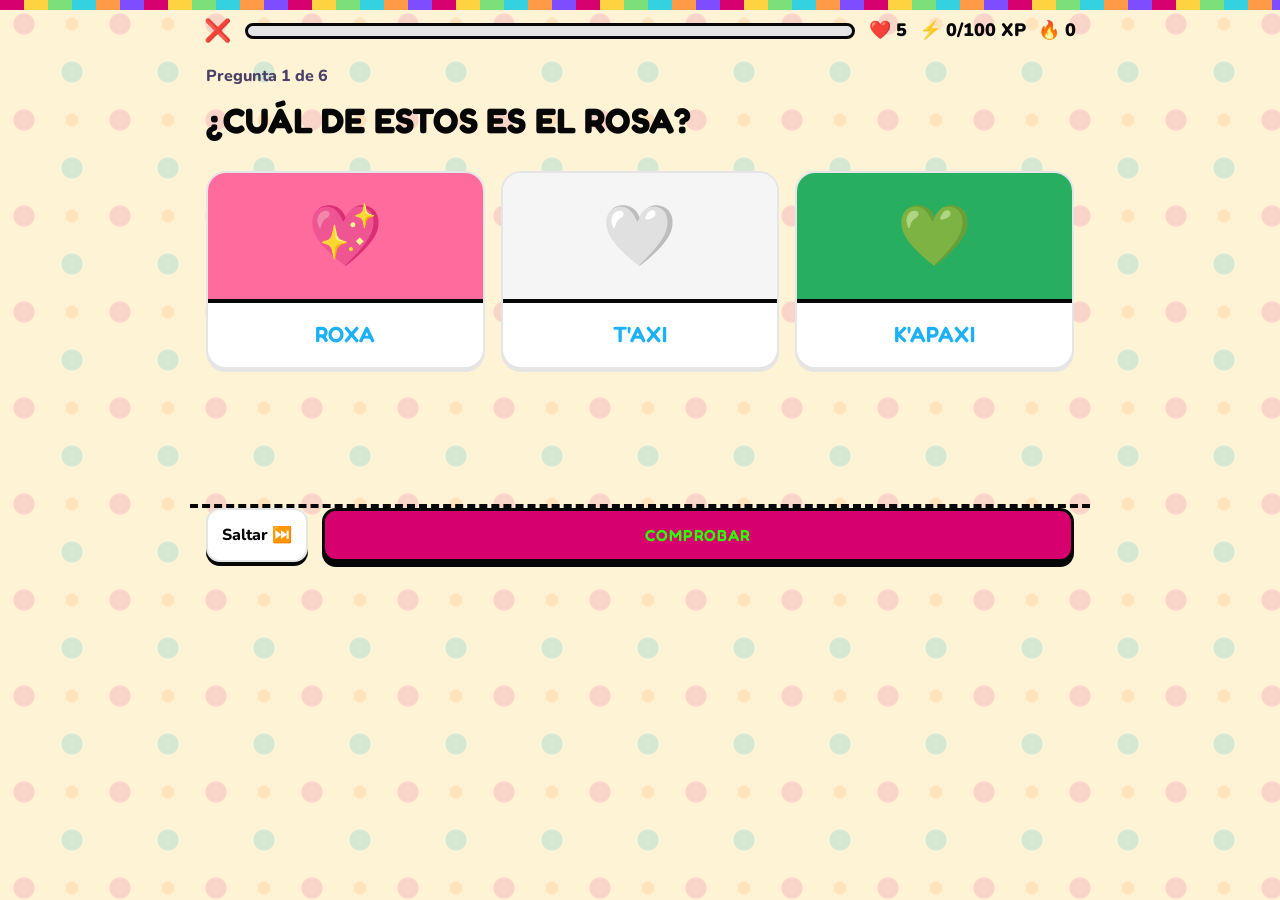
<file: Leccion1.html>
<!DOCTYPE html>
<html lang="es">
<head>
  <link rel="stylesheet" href="otomi.css">
<meta charset="UTF-8">
<meta name="viewport" content="width=device-width, initial-scale=1.0">
<title>Unidad 1 - Colores</title>
<link href="https://fonts.googleapis.com/css2?family=Nunito:wght@700;800;900&display=swap" rel="stylesheet">
<style>
*{box-sizing:border-box;font-family:'Nunito',Arial,sans-serif}
body{margin:0;background:#fff;color:#3c3c3c}
.topbar{display:flex;align-items:center;gap:14px;max-width:900px;margin:14px auto;padding:0 14px}
.barra{flex:1;height:16px;background:#e5e5e5;border-radius:10px;overflow:hidden}
#fill{height:100%;background:#58cc02;width:0%;transition:.5s}
.stats{font-weight:900;display:flex;gap:12px;font-size:18px;white-space:nowrap}
.contenido{max-width:900px;margin:0 auto;padding:0 16px;min-height:420px}
.contenedor{display:grid;grid-template-columns:1fr 1fr 1fr;gap:16px}
.card{border:2px solid #e5e5e5;border-radius:20px;padding:0;overflow:hidden;text-align:center;cursor:pointer;background:#fff;box-shadow:0 3px 0 #e5e5e5;transition:.2s}
.card:hover{transform:translateY(-3px)}
.card.seleccionada{border-color:#1cb0f6;background:#ddf4ff;box-shadow:0 3px 0 #1cb0f6;transform:scale(1.02)}
.card .color-box{height:130px;display:flex;align-items:center;justify-content:center;font-size:60px}
.card strong{color:#1cb0f6;font-size:22px;display:block;margin:14px 0 16px;letter-spacing:.5px}
.opcion{border:2px solid #e5e5e5;border-radius:16px;padding:16px;text-align:center;cursor:pointer;font-weight:900;font-size:20px;margin-bottom:12px;background:#fff}
.opcion.seleccionada{border-color:#1cb0f6;background:#ddf4ff;color:#1cb0f6}
.botones{display:flex;gap:14px;max-width:900px;margin:20px auto;padding:0 16px}
button{padding:14px;border-radius:14px;border:2px solid #e5e5e5;font-weight:800;cursor:pointer;background:#fff;font-size:16px}
.verde{flex:1;background:#58cc02;color:#fff;border-color:#58a700;box-shadow:0 4px 0 #58a700}
.verde:disabled{background:#ccc;border-color:#aaa;box-shadow:none}
#mensaje{max-width:900px;margin:10px auto;text-align:center;font-weight:900;padding:14px;border-radius:12px;display:none}
.btn-audio{font-size:50px;cursor:pointer;background:#ddf4ff;border:2px solid #1cb0f6;border-radius:50%;width:90px;height:90px;display:flex;align-items:center;justify-content:center;margin:20px auto}
@media(max-width:600px){.contenedor{grid-template-columns:1fr}.stats{font-size:14px}}
</style>
</head>
<body>

<div class="topbar">
  <span onclick="location.href='index.html'" style="cursor:pointer;font-size:22px">❌</span>
  <div class="barra"><div id="fill"></div></div>
  <div class="stats"><span id="vidasTxt">❤️ 5</span><span>⚡ <span id="puntaje">0/100</span> XP</span><span>🔥 <span id="racha">0</span></span></div>
</div>

<div class="contenido" id="juego">
  <p id="etiqueta" style="color:#afafaf;font-weight:800;margin-bottom:0">Pregunta 1 de 6</p>
  <h1 id="titulo" style="margin-top:4px"></h1>
  <div id="zonaAudio"></div>
  <div id="contenedor"></div>
  <div id="mensaje"></div>
</div>

<div class="botones">
  <button onclick="saltar()">Saltar ⏭️</button>
  <button class="verde" id="btnComprobar" onclick="comprobar()">COMPROBAR</button>
</div>

<audio id="player"></audio>

<script>
const COLORES = [
 {es:'Morado',ot:'KJUFÖI',audio:'kjuföi',color:'#8E44AD',emoji:'💜'},
 {es:'Verde',ot:"K'APAXI",audio:"k'apaxi",color:'#27AE60',emoji:'💚'},
 {es:'Café',ot:'BOXO',audio:'boxo',color:'#7B4B26',emoji:'🤎'},
 {es:'Blanco',ot:"T'AXI",audio:"t'axi",color:'#F5F5F5',emoji:'🤍'},
 {es:'Amarillo',ot:"K'AXTI",audio:"k'axti",color:'#F1C40F',emoji:'💛'},
 {es:'Azul',ot:"K'ANGI",audio:"k'angi",color:'#2E86DE',emoji:'💙'},
 {es:'Rosa',ot:'ROXA',audio:'Roxa',color:'#FF6B9D',emoji:'💖'},
 {es:'Naranja',ot:'NARANXA',audio:'naranxa',color:'#FF7F00',emoji:'🧡'},
 {es:'Negro',ot:"BOT'I",audio:"bot'i",color:'#2C3E50',emoji:'🖤'},
 {es:'Rojo',ot:'THENI',audio:'theni',color:'#E74C3C',emoji:'❤️'}
];

const PREGUNTAS = [
 {tipo:'imagen', titulo:'¿CUÁL DE ESTOS ES EL ROSA?', correcta:'Rosa'},
 {tipo:'texto', titulo:'¿CÓMO SE DICE AZUL EN OTOMÍ?', correcta:'Azul'},
 {tipo:'imagen', titulo:'¿CUÁL DE ESTOS ES EL ROJO?', correcta:'Rojo'},
 {tipo:'audio', titulo:'ESCUCHA Y ELIGE LO QUE OÍSTE', correcta:'Verde', audio:"k'apaxi"},
 {tipo:'texto', titulo:'¿CÓMO SE DICE AMARILLO EN OTOMÍ?', correcta:'Amarillo'},
 {tipo:'imagen', titulo:'¿CUÁL DE ESTOS ES EL NEGRO?', correcta:'Negro'},
];

let indice = 0, seleccion = null, puntaje = 0, racha = 0, vidas = 5, correctas = 0, respondido = false;
const MAX_EXP = 100;
const shuffle = a => [...a].sort(()=>Math.random()-0.5);

function reproducir(n){
  const p=document.getElementById('player');
  p.src=`./audio/${n}.ogg`;
  p.play().catch(()=>{p.src=`./audio/${n}.mp3`;p.play().catch(()=>{})});
}

function crearCard(c){
  const div = document.createElement('div');
  div.className = 'card';
  div.innerHTML = `<div class="color-box" style="background:${c.color}">${c.emoji}</div><strong>${c.ot}</strong>`;
  div.addEventListener('click', () => seleccionar(div, c.es, c.audio));
  return div;
}
function crearOpcion(texto){
  const div = document.createElement('div');
  div.className = 'opcion';
  div.textContent = texto;
  div.addEventListener('click', () => seleccionar(div, texto, null));
  return div;
}

function cargarPregunta(){
  seleccion=null; respondido=false;
  document.getElementById('btnComprobar').textContent='COMPROBAR';
  document.getElementById('btnComprobar').disabled=false;
  const m=document.getElementById('mensaje'); m.style.display='none';
  const q=PREGUNTAS[indice];
  document.getElementById('etiqueta').textContent=`Pregunta ${indice+1} de ${PREGUNTAS.length}`;
  document.getElementById('titulo').textContent=q.titulo;
  document.getElementById('fill').style.width=(indice/PREGUNTAS.length*100)+'%';
  const cont=document.getElementById('contenedor');
  const zona=document.getElementById('zonaAudio');
  cont.innerHTML='';

  if(q.tipo==='imagen'){
    zona.innerHTML='';
    const correcta=COLORES.find(c=>c.es===q.correcta);
    const inc=shuffle(COLORES.filter(c=>c.es!==q.correcta)).slice(0,2);
    const ops=shuffle([correcta,...inc]);
    cont.className='contenedor';
    ops.forEach(c=>cont.appendChild(crearCard(c)));
  }
  if(q.tipo==='texto'){
    zona.innerHTML='';
    let correctaOt = COLORES.find(c=>c.es===q.correcta).ot;
    const inc=shuffle(COLORES.filter(c=>c.ot!==correctaOt)).slice(0,3).map(c=>c.ot);
    const ops=shuffle([correctaOt,...inc]);
    cont.className='';
    ops.forEach(o=>cont.appendChild(crearOpcion(o)));
    q._correctaReal = correctaOt;
  }
  if(q.tipo==='audio'){
    const btn = document.createElement('div');
    btn.className='btn-audio';
    btn.textContent='🔊';
    btn.addEventListener('click', ()=>reproducir(q.audio));
    zona.innerHTML=`<p style="text-align:center;color:#888">Toca para escuchar</p>`;
    zona.prepend(btn);
    const correcta=COLORES.find(c=>c.es===q.correcta);
    const inc=shuffle(COLORES.filter(c=>c.es!==q.correcta)).slice(0,2);
    const ops=shuffle([correcta,...inc]);
    cont.className='contenedor';
    ops.forEach(c=>cont.appendChild(crearCard(c)));
    setTimeout(()=>reproducir(q.audio),400);
  }
}

function seleccionar(card, valor, audio){
  if(respondido) return;
  document.querySelectorAll('.card,.opcion').forEach(c=>c.classList.remove('seleccionada'));
  card.classList.add('seleccionada');
  seleccion=valor;
  if(audio) reproducir(audio);
}

async function guardarProgreso(puntos){
  if(puntos<=0) return;
  try{
    await fetch('actualizar_progreso.php',{
      method:'POST',
      headers:{'Content-Type':'application/json'},
      body:JSON.stringify({experienciaGanada:puntos})
    });
  }catch(e){console.log('Error BD',e)}
}

function sumarXP(cantidad){
  if(puntaje >= MAX_EXP) return 0;
  let nuevo = puntaje + cantidad;
  if(nuevo > MAX_EXP) nuevo = MAX_EXP;
  let ganadoReal = nuevo - puntaje;
  puntaje = nuevo;
  return ganadoReal;
}

async function comprobar(){
  const q=PREGUNTAS[indice];
  if(respondido){ siguiente(); return; }
  if(!seleccion){
    const m=document.getElementById('mensaje');
    m.style.display='block';
    m.style.background='#fef3c7'; m.style.color='#92400e';
    m.textContent='⚠️ Elige una primero, no te quito vida';
    return;
  }
  let esCorrecta = (q.tipo==='texto') ? seleccion===q._correctaReal : seleccion===q.correcta;
  respondido=true;
  const m=document.getElementById('mensaje');
  m.style.display='block';
  if(esCorrecta){
    correctas++;
    let ganado = sumarXP(20);
    racha++;
    document.getElementById('puntaje').textContent = puntaje + '/100';
    document.getElementById('racha').textContent = racha;
    m.style.background='#d7ffb8'; m.style.color='#58a700';
    if(puntaje >= MAX_EXP) m.textContent = `¡NIVEL MÁXIMO! 🏆 Llegaste a 100 XP`;
    else m.textContent = `¡Correcto! +${ganado} XP 🎉`;
    await guardarProgreso(ganado);
  }else{
    vidas--; racha=0;
    document.getElementById('vidasTxt').textContent=`❤️ ${vidas}`;
    document.getElementById('racha').textContent='0';
    m.style.background='#ffdfe0'; m.style.color='#ff4b4b';
    let resp = q.tipo==='texto'? q._correctaReal : q.correcta;
    m.textContent=`Incorrecto, era ${resp} 😢 Te quedan ${vidas} vidas`;
    if(vidas<=0){ setTimeout(()=>finJuego(true),800); return; }
  }
  document.getElementById('btnComprobar').textContent = (indice===PREGUNTAS.length-1)?'VER RESULTADO':'SIGUIENTE ➡️';
}

function siguiente(){
  indice++;
  if(indice>=PREGUNTAS.length) finJuego(false);
  else cargarPregunta();
}
function saltar(){ siguiente(); }

function finJuego(perdiste){
  document.getElementById('fill').style.width='100%';
  document.getElementById('juego').innerHTML=`
    <div style="text-align:center;padding:30px 10px">
      <div style="font-size:80px">${perdiste?'💔':'🏆'}</div>
      <h1>${perdiste?'Te quedaste sin vidas':'¡Lección completada!'}</h1>
      <p style="font-size:20px">Acertaste <b>${correctas} de ${PREGUNTAS.length}</b></p>
      <div style="display:flex;gap:12px;justify-content:center;margin:20px 0;flex-wrap:wrap">
        <div style="background:#fef3c7;padding:16px 24px;border-radius:16px"><div style="font-size:14px;color:#f59e0b;font-weight:900">XP GANADO</div><div style="font-size:32px;font-weight:900">⚡ ${Math.min(puntaje,100)}/100</div></div>
        <div style="background:#d7ffb8;padding:16px 24px;border-radius:16px"><div style="font-size:14px;color:#58a700;font-weight:900">PORCENTAJE</div><div style="font-size:32px;font-weight:900">${Math.round(correctas/PREGUNTAS.length*100)}%</div></div>
        <div style="background:#ddf4ff;padding:16px 24px;border-radius:16px"><div style="font-size:14px;color:#1cb0f6;font-weight:900">RACHA</div><div style="font-size:32px;font-weight:900">🔥 ${racha}</div></div>
      </div>
      <button class="verde" style="padding:16px 40px" onclick="location.reload()">🔄 JUGAR DE NUEVO</button>
      <br><br><button onclick="location.href='index.html'">🏠 IR AL MENÚ</button>
    </div>`;
  document.querySelector('.botones').style.display='none';
}
cargarPregunta();
</script>
</body>
</html>
</file>
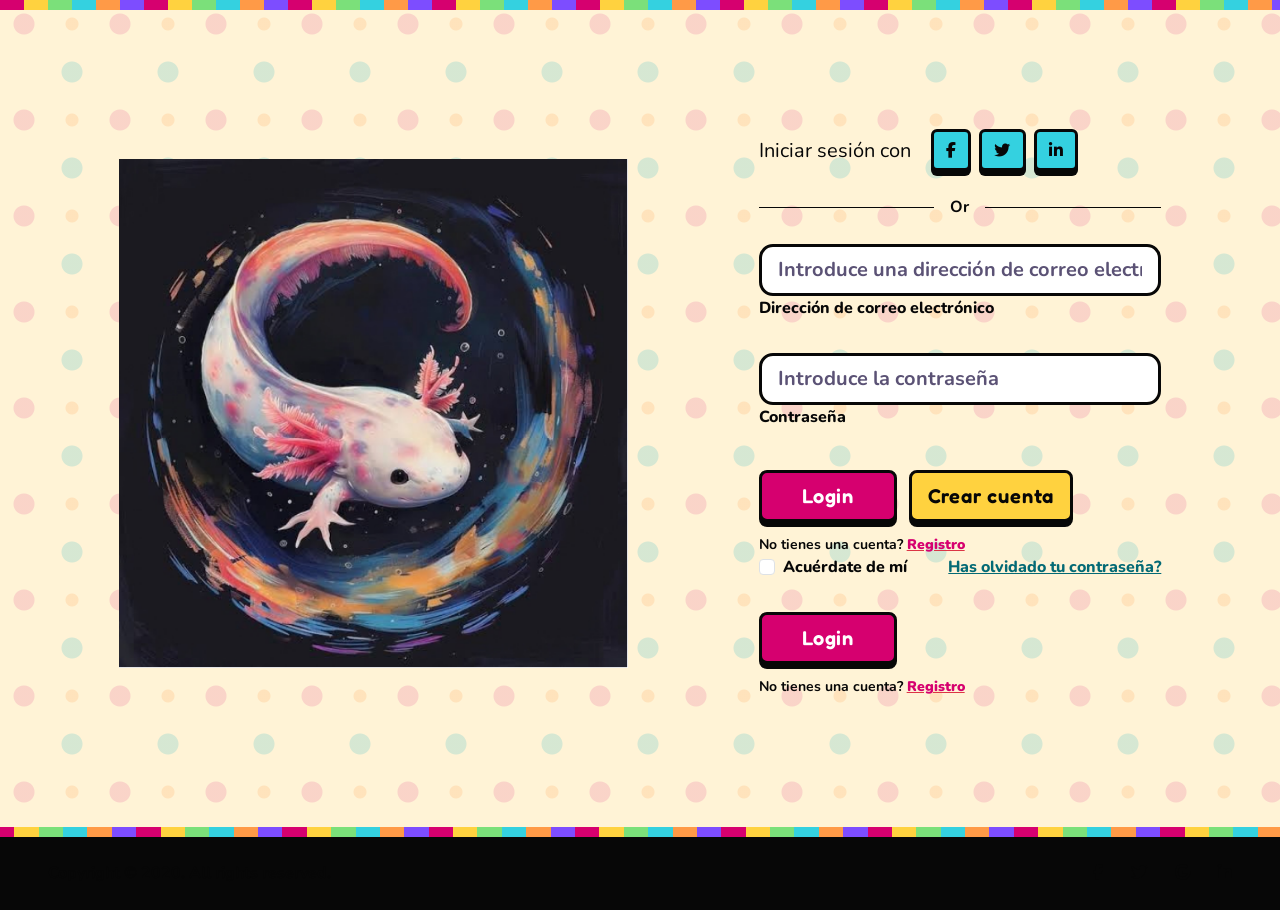
<file: login.html>
<!DOCTYPE html>
<html lang="es">
<head>
    <meta charset="UTF-8">
    <meta name="viewport" content="width=device-width, initial-scale=1.0">
    <title>Login</title>
    <link rel="stylesheet" href="otomi.css">
    <style>
        .divider:after,
        .divider:before {
            content: "";
            flex: 1;
            height: 1px;
            background: #eee;
        }
        .h-custom {
            height: calc(100% - 73px);
        }
        @media (max-width: 450px) {
            .h-custom {
                height: 100%;
            }
        }
    </style>
    <link href="https://cdn.jsdelivr.net/npm/bootstrap@5.0.2/dist/css/bootstrap.min.css" rel="stylesheet" integrity="sha384-EVSTQN3/azprG1Anm3QDgpJLIm9Nao0Yz1ztcQTwFspd3yD65VohhpuuCOmLASjC" crossorigin="anonymous">
</head>
<body>
    <link rel="stylesheet" href="https://cdnjs.cloudflare.com/ajax/libs/font-awesome/6.7.2/css/all.min.css">
    <section class="vh-100">
        <div class="container-fluid h-custom">
            <div class="row d-flex justify-content-center align-items-center h-100">
                <div class="col-md-9 col-lg-6 col-xl-5">
                    <img src="img/logo.png" class="img-fluid" alt="Sample image">
                </div>
                <div class="col-md-8 col-lg-6 col-xl-4 offset-xl-1">
                    <form id="loginForm" action="login.php" method="POST">
                        <div class="d-flex flex-row align-items-center justify-content-center justify-content-lg-start">
                            <p class="lead fw-normal mb-0 me-3">Iniciar sesión con</p>
                            <button type="button" class="btn btn-primary btn-floating mx-1">
                                <i class="fab fa-facebook-f"></i>
                            </button>
                            <button type="button" class="btn btn-primary btn-floating mx-1">
                                <i class="fab fa-twitter"></i>
                            </button>
                            <button type="button" class="btn btn-primary btn-floating mx-1">
                                <i class="fab fa-linkedin-in"></i>
                            </button>
                        </div>
                        <div class="divider d-flex align-items-center my-4">
                            <p class="text-center fw-bold mx-3 mb-0">Or</p>
                        </div>
                        <div class="form-outline mb-4">
                            <input type="email" id="form3Example3" name="email" class="form-control form-control-lg" placeholder="Introduce una dirección de correo electrónico válida" required />
                            <label class="form-label" for="form3Example3">Dirección de correo electrónico</label>
                        </div>
                        <div class="form-outline mb-3">
                            <input type="password" id="form3Example4" name="password" class="form-control form-control-lg" placeholder="Introduce la contraseña" required />
                            <label class="form-label" for="form3Example4">Contraseña</label>
                        </div>
                        <div class="text-center text-lg-start mt-4 pt-2">
    <button type="submit" class="btn btn-primary btn-lg" style="padding-left: 2.5rem; padding-right: 2.5rem;">Login</button>

    <!-- Botón nuevo -->
    <a href="registro.html" class="btn btn-outline-primary btn-lg ms-2">Crear cuenta</a>

    <p class="small fw-bold mt-2 pt-1 mb-0">No tienes una cuenta? <a href="registro.html" class="link-danger">Registro</a></p>
</div>
                        <div class="d-flex justify-content-between align-items-center">
                            <div class="form-check mb-0">
                                <input class="form-check-input me-2" type="checkbox" value="" id="form2Example3" />
                                <label class="form-check-label" for="form2Example3">Acuérdate de mí</label>
                            </div>
                            <a href="#!" class="text-body">Has olvidado tu contraseña?</a>
                        </div>
                        <div class="text-center text-lg-start mt-4 pt-2">
                            <button type="submit" class="btn btn-primary btn-lg" style="padding-left: 2.5rem; padding-right: 2.5rem;">Login</button>
                            <p class="small fw-bold mt-2 pt-1 mb-0">No tienes una cuenta? <a href="registro.html" class="link-danger">Registro</a></p>
                        </div>
                    </form>
                </div>
            </div>
        </div>
        <div class="d-flex flex-column flex-md-row text-center text-md-start justify-content-between py-4 px-4 px-xl-5 bg-primary">
            <div class="text-white mb-3 mb-md-0">Copyright © 2020. All rights reserved.</div>
            <div>
                <a href="#!" class="text-white me-4"><i class="fab fa-facebook-f"></i></a>
                <a href="#!" class="text-white me-4"><i class="fab fa-twitter"></i></a>
                <a href="#!" class="text-white me-4"><i class="fab fa-google"></i></a>
                <a href="#!" class="text-white"><i class="fab fa-linkedin-in"></i></a>
            </div>
        </div>
    </section>
    <script src="https://cdn.jsdelivr.net/npm/bootstrap@5.0.2/dist/js/bootstrap.bundle.min.js" integrity="sha384-MrcW6ZMFYlzcLA8Nl+NtUVF0sA7MsXsP1UyJoMp4YLEuNSfAP+JcXn/tWtIaxVXM" crossorigin="anonymous"></script>
</body>
</html>
</file>
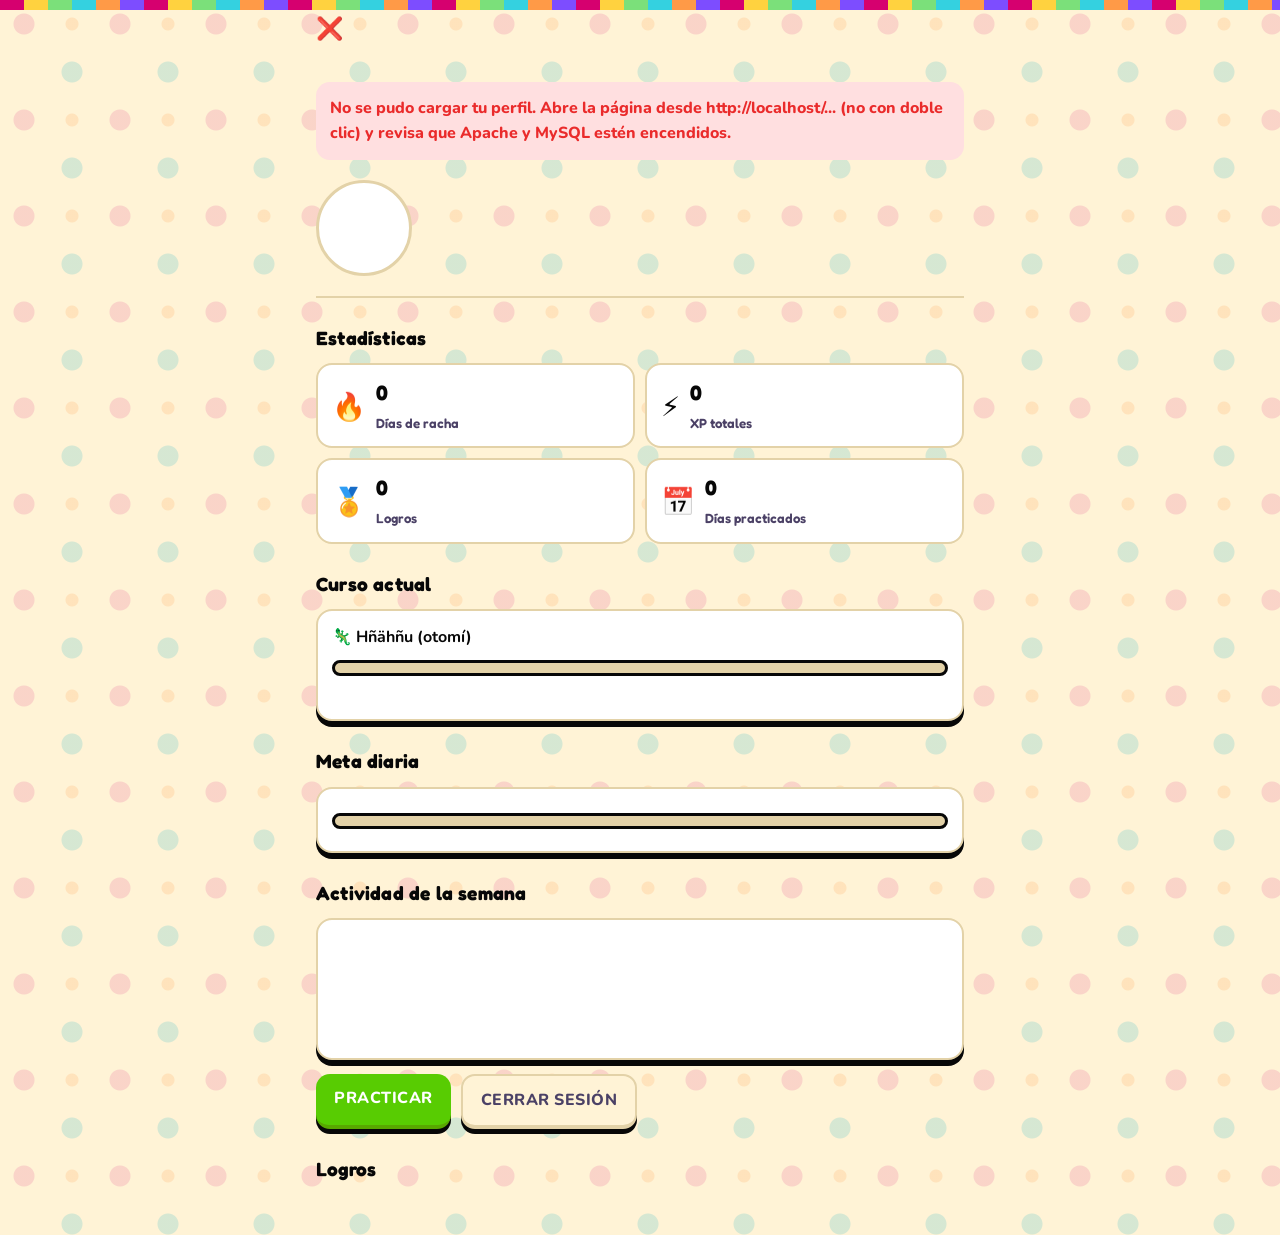
<file: Perfil · Hñähñu.html>
<!DOCTYPE html>
<html lang="es">
<head>
  <meta name="viewport" content="width=device-width, initial-scale=1">
  <link rel="stylesheet" href="otomi.css">
<meta charset="utf-8">
<meta name="viewport" content="width=device-width, initial-scale=1, viewport-fit=cover">
<title>Perfil · Hñähñu</title>
<style>
:root{--bg:#FFF3D6;--fg:#070707;--mut:#4B4166;--line:#E3D2A8;--card:#ffffff;--green:#58cc02;--gd:#58a700;--blue:#1cb0f6;--orange:#ff9600;--red:#ff4b4b;--gold:#ffc800;box-sizing:border-box;padding-top:env(safe-area-inset-top,0px);padding-bottom:env(safe-area-inset-bottom,0px);color-scheme:light}
@media (prefers-color-scheme:dark){:root:not([data-theme="light"]){--bg:#FFF3D6;--fg:#070707;--mut:#4B4166;--line:#E3D2A8;--card:#ffffff;color-scheme:light}}
:root[data-theme="dark"]{--bg:#FFF3D6;--fg:#070707;--mut:#4B4166;--line:#E3D2A8;--card:#ffffff;color-scheme:light}
*{box-sizing:border-box}
body{margin:0;background:var(--bg);color:var(--fg);font-family:"Nunito","Segoe UI",system-ui,sans-serif;display:flex;flex-direction:column;align-items:center}
#app{width:100%;max-width:680px;padding:16px 16px 40px}
.topx{width:100%;max-width:680px;padding:12px 16px 0}
.hero{display:flex;gap:16px;align-items:center;border-bottom:2px solid var(--line);padding-bottom:20px}
.av{width:96px;height:96px;border-radius:50%;background:var(--card);border:3px solid var(--line);display:flex;align-items:center;justify-content:center;font-size:3.2rem;cursor:pointer;flex:none}
.hero input{font:inherit;font-size:1.6rem;font-weight:800;color:#070707 !important;background:transparent;border:2px solid transparent;border-radius:10px;padding:2px 6px;width:100%}
.hero input:hover,.hero input:focus{border-color:var(--line);outline:0}
.mut{color:var(--mut);font-size:.9rem;padding-left:6px}
.picker{display:none;flex-wrap:wrap;gap:8px;margin:14px 0;padding:12px;background:var(--card);border-radius:16px}
.picker.on{display:flex}
.picker button{font-size:1.8rem;background:var(--bg);border:2px solid var(--line);border-bottom-width:4px;border-radius:14px;padding:6px 10px;cursor:pointer}
h2{font-size:1.2rem;margin:26px 0 10px;color:#070707}
.stats{display:grid;grid-template-columns:1fr 1fr;gap:10px}
.st{border:2px solid var(--line);border-radius:16px;padding:12px 14px;display:flex;gap:10px;align-items:center;background:#fff}
.st span{font-size:1.7rem}
.st b{display:block;font-size:1.3rem;color:#070707}
.st small{color:var(--mut)}
.card{border:2px solid var(--line);border-radius:16px;padding:14px;background:#fff}
.row{display:flex;justify-content:space-between;align-items:center;gap:10px}
.bar{height:16px;background:var(--line);border-radius:8px;overflow:hidden;margin:10px 0 4px}
.bar i{display:block;height:100%;background:var(--green);border-radius:8px;transition:width .4s}
.goal i{background:var(--orange)}
.chips{display:flex;gap:8px;flex-wrap:wrap;margin-top:8px}
.chip{font:inherit;font-weight:800;color:var(--fg);background:var(--bg);border:2px solid var(--line);border-bottom-width:4px;border-radius:12px;padding:6px 14px;cursor:pointer}
.chip.on{border-color:var(--blue);color:var(--blue)}
.week{display:flex;gap:8px;align-items:flex-end;height:110px}
.week div{flex:1;text-align:center;font-size:.75rem;color:var(--mut)}
.week i{display:block;background:var(--blue);border-radius:6px 6px 0 0;min-height:4px;margin-bottom:4px}
.btn{font:inherit;font-weight:800;text-transform:uppercase;letter-spacing:.5px;color:#fff;background:var(--green);border:0;border-bottom:4px solid var(--gd);border-radius:14px;padding:12px 18px;cursor:pointer;text-decoration:none;display:inline-block}
.btn.sec{color:var(--mut);background:var(--bg);border:2px solid var(--line);border-bottom-width:4px}
.ach{display:grid;gap:10px}
.a{display:flex;gap:12px;align-items:center;border:2px solid var(--line);border-radius:16px;padding:10px 14px;background:#fff}
.a span{font-size:2rem}
.a.lock{opacity:.45;filter:grayscale(1)}
.a b{display:block;color:#070707}
.a small{color:var(--mut)}
.btns{display:flex;gap:10px;margin-top:14px;flex-wrap:wrap}
#err{display:none;margin:20px 0;padding:14px;border-radius:14px;background:#ffdfe0;color:#ea2b2b;font-weight:800}
</style>
</head>
<body>
<div class="topx">
  <span onclick="location.href='index.html'" style="cursor:pointer;font-size:22px">❌</span>
</div>
<div id="app">
 <div id="err"></div>
 <div class="hero">
  <div class="av" id="av" title="Cambiar avatar"></div>
  <div style="flex:1;min-width:0">
   <input id="nm" maxlength="50" aria-label="Nombre" disabled>
   <div class="mut" id="un"></div>
   <div class="mut" id="jn"></div>
  </div>
 </div>
 <div class="picker" id="pk"></div>

 <h2>Estadísticas</h2>
 <div class="stats">
  <div class="st"><span>🔥</span><div><b id="s1">0</b><small>Días de racha</small></div></div>
  <div class="st"><span>⚡</span><div><b id="s2">0</b><small>XP totales</small></div></div>
  <div class="st"><span>🏅</span><div><b id="s3">0</b><small>Logros</small></div></div>
  <div class="st"><span>📅</span><div><b id="s4">0</b><small>Días practicados</small></div></div>
 </div>

 <h2>Curso actual</h2>
 <div class="card">
  <div class="row"><b>🦎 Hñähñu (otomí)</b><span class="mut" id="lv"></span></div>
  <div class="bar"><i id="cb" style="width:0"></i></div>
  <small class="mut" id="ct"></small>
 </div>

 <h2>Meta diaria</h2>
 <div class="card goal">
  <div class="row"><b id="gt"></b><span class="mut" id="gp"></span></div>
  <div class="bar"><i id="gb" style="width:0"></i></div>
  <div class="chips" id="gc"></div>
 </div>

 <h2>Actividad de la semana</h2>
 <div class="card"><div class="week" id="wk"></div></div>

 <div class="btns">
  <a class="btn" href="leccion1.html">Practicar</a>
  <a class="btn sec" href="logout.php">Cerrar sesión</a>
 </div>

 <h2>Logros</h2>
 <div class="ach" id="ac"></div>
</div>

<script>
const $=id=>document.getElementById(id);
const AV=["🦎","🦅","🌵","🐢","🦋","🐍","🌽","🐇"];
const MESES=["enero","febrero","marzo","abril","mayo","junio","julio","agosto","septiembre","octubre","noviembre","diciembre"];
const LV=[0,50,120,250,450,700,1000,1500];

let D=null;
let P={av:0,avChanged:false,goal:20};

const pkey=()=>"perfil_hnahnu_v2_"+D.id;
function loadPrefs(){try{const r=localStorage.getItem(pkey());if(r)P=Object.assign(P,JSON.parse(r))}catch(e){}}
function savePrefs(){try{localStorage.setItem(pkey(),JSON.stringify(P))}catch(e){}}

function level(){let l=0;while(l+1<LV.length&&D.xp>=LV[l+1])l++;return l}

const ACH=[
 ["🌱","Primer paso","Gana tu primer XP",()=>D.xp>=10],
 ["🔥","Racha de 3","Practica 3 días seguidos",()=>D.racha_dias>=3],
 ["🔥","Racha de 7","Practica 7 días seguidos",()=>D.racha_dias>=7],
 ["⚡","100 XP","Llega a 100 XP",()=>D.xp>=100],
 ["💎","500 XP","Llega a 500 XP",()=>D.xp>=500],
 ["🎯","Meta cumplida","Cumple tu meta diaria",()=>D.hoy_xp>=P.goal],
 ["🎨","Mi estilo","Toca aquí y elige un avatar",()=>P.avChanged]
];

function render(){
 $("av").textContent=AV[P.av]||AV[0];
 $("nm").value=D.nombre;
 $("un").textContent="@"+D.email.split("@")[0].toLowerCase();
 const [y,m]=D.fecha_registro.split("-");
 $("jn").textContent="Se unió en "+MESES[+m-1]+" de "+y;

 const t=D.hoy_xp,l=level(),n=ACH.filter(a=>a[3]()).length;
 $("s1").textContent=D.racha_dias;
 $("s2").textContent=D.xp;
 $("s3").textContent=n;
 $("s4").textContent=D.dias_practicados;

 const lo=LV[l],hi=LV[l+1];
 $("lv").textContent="Nivel "+(l+1);
 $("cb").style.width=hi?Math.min(100,(D.xp-lo)/(hi-lo)*100)+"%":"100%";
 $("ct").textContent=hi?(hi-D.xp)+" XP para el nivel "+(l+2):"¡Nivel máximo!";

 $("gt").textContent="Meta: "+P.goal+" XP al día";
 $("gp").textContent=Math.min(t,P.goal)+" / "+P.goal+(t>=P.goal?" ✅":"");
 $("gb").style.width=Math.min(100,t/P.goal*100)+"%";
 $("gc").innerHTML="";
 [10,20,30,50].forEach(g=>{
  const b=document.createElement("button");
  b.className="chip"+(g==P.goal?" on":"");
  b.textContent=g+" XP";
  b.onclick=()=>{P.goal=g;savePrefs();render()};
  $("gc").appendChild(b);
 });

 const N=["D","L","M","M","J","V","S"];
 const mx=Math.max(P.goal,...D.semana.map(x=>x.xp));
 $("wk").innerHTML=D.semana.map(x=>{
  const [yy,mm,dd]=x.fecha.split("-").map(Number);
  const letra=N[new Date(yy,mm-1,dd).getDay()];
  return '<div><i style="height:'+Math.max(4,x.xp/mx*80)+'px"></i>'+letra+'</div>';
 }).join("");

 $("ac").innerHTML=ACH.map(a=>'<div class="a'+(a[3]()?'':' lock')+'"><span>'+a[0]+'</span><div><b>'+a[1]+'</b><small>'+a[2]+'</small></div></div>').join("");
 [...$("ac").children].forEach((c,k)=>{
  if(ACH[k][1]=="Mi estilo"){c.style.cursor="pointer";c.onclick=()=>{$("pk").classList.add("on");window.scrollTo({top:0,behavior:"smooth"})}}
 });
}

$("av").onclick=()=>$("pk").classList.toggle("on");
AV.forEach((e,k)=>{
 const b=document.createElement("button");
 b.textContent=e;
 b.onclick=()=>{P.av=k;P.avChanged=true;$("pk").classList.remove("on");savePrefs();render()};
 $("pk").appendChild(b);
});

$("nm").onchange=async()=>{
 const n=$("nm").value.trim();
 if(!n){$("nm").value=D.nombre;return}
 try{
  const r=await fetch("perfil_actualizar.php",{method:"POST",headers:{"Content-Type":"application/json"},body:JSON.stringify({nombre:n})});
  if(r.status===401){location.href="login.html";return}
  const j=await r.json();
  if(j.ok){D.nombre=n}else{alert(j.mensaje||"No se pudo guardar");$("nm").value=D.nombre}
 }catch(e){alert("Error de conexión");$("nm").value=D.nombre}
};

function mostrarError(msg){const e=$("err");e.textContent=msg;e.style.display="block"}

async function cargar(){
 try{
  const r=await fetch("perfil_datos.php",{credentials:"same-origin"});
  if(r.status===401){location.href="login.html";return}
  const j=await r.json();
  if(!j.ok)throw new Error(j.mensaje||"Error");
  D=j;loadPrefs();
  $("nm").disabled=false;
  render();
 }catch(e){
  mostrarError("No se pudo cargar tu perfil. Abre la página desde http://localhost/... (no con doble clic) y revisa que Apache y MySQL estén encendidos.");
 }
}
cargar();
</script>
</body>
</html>
</file>
<file: otomi.css>
@import url('https://fonts.googleapis.com/css2?family=Fredoka:wght@500;600;700&family=Nunito:wght@600;700;800;900&display=swap');

/* ---------- 1. Colores ---------- */
:root {
  --o-bg: #FFF3D6;          
  --o-surface: #ae00ff;
  --o-ink: #070707;        
  --o-mut: #4B4166;         
  --o-line: #E3D2A8;

  --o-rosa: #D6006F;        
  --o-rosa-sombra: #9E0052;
  --o-amarillo: #FFD23F;
  --o-turquesa: #34D1E0;
  --o-verde: #7BE07A;
  --o-naranja: #FF9A47;
  --o-lila: #C9A6FF;
  --o-rosita: #FF8CC6;
  --o-verde-oscuro: #1F7A2A;
  --o-rojo: #C4122F;

  /* colores para texto sobre claro */
  --o-txt-turquesa: #046A75;
  --o-txt-morado: #5B2A8C;

  --o-banda: repeating-linear-gradient(90deg,
      var(--o-rosa) 0 24px, var(--o-amarillo) 24px 48px, var(--o-verde) 48px 72px,
      var(--o-turquesa) 72px 96px, var(--o-naranja) 96px 120px, #7D4DFF 120px 144px);
  --o-banda-v: repeating-linear-gradient(180deg,
      var(--o-rosa) 0 24px, var(--o-amarillo) 24px 48px, var(--o-verde) 48px 72px,
      var(--o-turquesa) 72px 96px, var(--o-naranja) 96px 120px, #7D4DFF 120px 144px);

  --o-radio: 18px;
  --o-titulos: 'Fredoka', 'Nunito', system-ui, sans-serif;
  --o-texto: 'Nunito', 'Segoe UI', system-ui, sans-serif;
  --o-rebote: cubic-bezier(.34, 1.56, .64, 1);

  color-scheme: light;
}
/* Vocales*/
html:root:not([data-theme="light"]) { color-scheme: light; }

/* ---------- 2. Base ---------- */
html body {
  background-color: var(--o-bg);
  background-image:
    radial-gradient(circle at 25% 25%, rgba(214, 0, 111, .13) 0 10px, transparent 11px),
    radial-gradient(circle at 75% 75%, rgba(0, 170, 190, .16) 0 10px, transparent 11px),
    radial-gradient(circle at 75% 25%, rgba(255, 154, 71, .18) 0 6px, transparent 7px);
  background-size: 96px 96px;
  color: var(--o-ink);
  font-family: var(--o-texto);
  font-weight: 700;
  line-height: 1.55;
}

/* los hilos se mueven despacio */
body::before {
  content: "";
  position: fixed;
  inset: 0 0 auto 0;
  height: 10px;
  background: var(--o-banda);
  background-size: 144px 100%;
  animation: o-hilos 7s linear infinite;
  z-index: 100;
  pointer-events: none;
}
@keyframes o-hilos { to { background-position-x: 144px; } }

h1, h2, h3 { font-family: var(--o-titulos); color: var(--o-ink); letter-spacing: .2px; }
p, li, label, small, span { color: inherit; }
a { color: var(--o-txt-turquesa); font-weight: 800; }
a:hover { color: var(--o-rosa); }

button, input, select, textarea { font-family: var(--o-texto); }
button, .card, .opcion, .opt, .tile, .v, a, label { cursor: pointer; }

:focus-visible { outline: 4px solid var(--o-rosa); outline-offset: 3px; }

.banda { height: 10px; border: 0; background: var(--o-banda); border-radius: 5px; }

/* ---------- 3. Botones ---------- */
button {
  color: var(--o-ink);
  background-color: var(--o-amarillo);
  border: 3px solid var(--o-ink);
  border-radius: 14px;
  box-shadow: 0 4px 0 var(--o-ink);
  font-weight: 800;
  transition: transform .15s var(--o-rebote), box-shadow .15s, background-color .15s;
}
button:hover:not(:disabled) { transform: translateY(-3px) rotate(-1deg); box-shadow: 0 7px 0 var(--o-ink); }
button:active:not(:disabled) { transform: translateY(4px); box-shadow: 0 0 0 var(--o-ink); }

/* botón principal: rosa mexicano con brillo al pasar el cursor */
.verde, button.verde, .btn, .formulario button, button[type="submit"]:not(.btn-primary) {
  position: relative;
  overflow: hidden;
  background-color: var(--o-rosa);
  color: #2bff00;
  border: 3px solid var(--o-ink);
  box-shadow: 0 5px 0 var(--o-ink);
  font-family: var(--o-titulos);
  font-weight: 600;
  letter-spacing: .8px;
}
.verde::after, .btn::after, .formulario button::after {
  content: "";
  position: absolute;
  top: 0; left: -80%;
  width: 50%; height: 100%;
  background: linear-gradient(100deg, transparent, rgba(255, 255, 255, .55), transparent);
  transform: skewX(-20deg);
  pointer-events: none;
}
.verde:hover:not(:disabled)::after,
.btn:hover:not(:disabled)::after,
.formulario button:hover::after { left: 130%; transition: left .6s ease; }

.verde:disabled, button.verde:disabled, .btn:disabled {
  background: #D9CBA9;
  color: #3F365A;
  border-color: #3F365A;
  box-shadow: none;
}

/* ---------- 4. index.html ---------- */
.sidebar { position: relative; background: var(--o-ink); color: #73ff00; }
.sidebar::after {
  content: "";
  position: absolute;
  top: 0; right: 0; bottom: 0;
  width: 10px;
  background: var(--o-banda-v);
}
.logo {
  font-family: var(--o-titulos);
  font-size: 1.6rem;
  color: var(--o-amarillo);
  border-bottom: 3px solid var(--o-rosa);
}
.menu-links a {
  color: #f4ffe7;
  font-weight: 800;
  border-radius: 12px;
  transition: transform .2s var(--o-rebote), background-color .15s, color .15s;
}
.menu-links li:nth-child(6n+1) a:hover { background: var(--o-amarillo); }
.menu-links li:nth-child(6n+2) a:hover { background: var(--o-turquesa); }
.menu-links li:nth-child(6n+3) a:hover { background: var(--o-rosita); }
.menu-links li:nth-child(6n+4) a:hover { background: var(--o-verde); }
.menu-links li:nth-child(6n+5) a:hover { background: var(--o-naranja); }
.menu-links li:nth-child(6n+6) a:hover { background: var(--o-lila); }
.menu-links a:hover, .menu-links a:focus-visible { color: var(--o-ink); transform: translateX(8px) rotate(-1deg); }

.main-content { background: transparent; }

.lista ul { display: flex; flex-wrap: wrap; gap: 10px; list-style: none; padding: 0; margin: 0 0 1.5rem; }
.lista a {
  display: inline-block;
  padding: 8px 18px;
  border: 3px solid var(--o-ink);
  border-radius: 999px;
  background: var(--o-surface);
  color: var(--o-ink);
  text-decoration: none;
  box-shadow: 0 4px 0 var(--o-ink);
  transition: transform .2s var(--o-rebote), background-color .15s;
}
.lista li:nth-child(4n+1) a:hover { background: var(--o-amarillo); }
.lista li:nth-child(4n+2) a:hover { background: var(--o-turquesa); }
.lista li:nth-child(4n+3) a:hover { background: var(--o-naranja); }
.lista li:nth-child(4n+4) a:hover { background: var(--o-verde); }
.lista a:hover { transform: translateY(-4px) rotate(-2deg); color: var(--o-ink); }

.main-content section { margin-bottom: 3.5rem; scroll-margin-top: 16px; }
.main-content section > h2 {
  display: inline-block;
  margin: 0 0 .8rem;
  padding: 6px 18px;
  font-size: 1.8rem;
  color: var(--o-ink);
  background: var(--o-rosita);
  border: 3px solid var(--o-ink);
  border-radius: 14px;
  box-shadow: 5px 5px 0 var(--o-ink);
  transform: rotate(-1deg);
}
.main-content section:nth-of-type(2) > h2 { background: var(--o-turquesa); transform: rotate(1deg); }
.main-content section:nth-of-type(3) > h2 { background: var(--o-naranja); }
.main-content section:nth-of-type(4) > h2 { background: var(--o-verde); transform: rotate(1deg); }
.main-content h3 { color: var(--o-txt-morado); margin-top: 1.8rem; font-size: 1.35rem; }
.main-content p { max-width: 68ch; font-size: 1.05rem; color: var(--o-ink); }

.main-content img {
  display: block;
  max-width: 100%;
  height: auto;
  border: 4px solid var(--o-ink);
  border-radius: var(--o-radio);
  box-shadow: 8px 8px 0 var(--o-turquesa);
  transition: transform .3s var(--o-rebote), box-shadow .3s;
}
.main-content #inicio img { box-shadow: 8px 8px 0 var(--o-rosa); }
.main-content section:nth-of-type(3) img { box-shadow: 8px 8px 0 var(--o-naranja); }
.main-content section:nth-of-type(4) img { box-shadow: 8px 8px 0 var(--o-verde-oscuro); }
.main-content img:hover { transform: rotate(-1.5deg) scale(1.03); box-shadow: 14px 14px 0 var(--o-amarillo); }
.imagen { margin: .8rem 0 1.2rem; }

/* ---------- 5. Lecciones ---------- */
.barra, .bar {
  background: #fff;
  border: 3px solid var(--o-ink);
  border-radius: 999px;
  height: 20px;
}
#fill, .bar i {
  background: var(--o-banda);
  background-size: 144px 100%;
  border-radius: 999px;
  animation: o-hilos 3s linear infinite;
}
.stats { color: var(--o-ink); font-family: var(--o-titulos); font-weight: 600; }
.hearts { color: var(--o-rojo); font-family: var(--o-titulos); font-size: 1.1rem; }
#etiqueta { color: var(--o-mut) !important; }
#zonaAudio p { color: var(--o-mut) !important; }

.card {
  background: var(--o-surface);
  border: 4px solid var(--o-ink);
  border-radius: var(--o-radio);
  box-shadow: 0 6px 0 var(--o-ink);
  transition: transform .25s var(--o-rebote), box-shadow .25s, background-color .15s;
}
.card:hover { transform: translateY(-6px) rotate(-2deg) scale(1.03); }
.card:nth-child(3n+1):hover { box-shadow: 0 10px 0 var(--o-rosa); }
.card:nth-child(3n+2):hover { box-shadow: 0 10px 0 var(--o-turquesa); }
.card:nth-child(3n+3):hover { box-shadow: 0 10px 0 var(--o-amarillo); }
.card.seleccionada {
  background: var(--o-amarillo);
  border-color: var(--o-ink);
  box-shadow: 0 6px 0 var(--o-rosa);
  transform: scale(1.04);
  animation: o-pop .35s var(--o-rebote);
}
.card strong { color: var(--o-ink); font-family: var(--o-titulos); font-weight: 600; }
.card .color-box { border-bottom: 4px solid var(--o-ink); transition: transform .3s var(--o-rebote); }
.card:hover .color-box { transform: scale(1.06); }
.card h3 { margin: 6px 0; color: var(--o-ink); }

.opcion, .opt {
  background: var(--o-surface);
  color: var(--o-ink);
  border: 3px solid var(--o-ink);
  border-bottom-width: 3px;
  border-radius: 16px;
  box-shadow: 0 5px 0 var(--o-ink);
  font-family: var(--o-titulos);
  font-weight: 500;
  transition: transform .2s var(--o-rebote), background-color .15s, box-shadow .15s;
}
.opcion:hover, .opt:hover { background: var(--o-turquesa); transform: translateX(6px) rotate(-.5deg); }
.opcion.seleccionada, .opt.sel {
  background: var(--o-amarillo);
  color: var(--o-ink);
  border-color: var(--o-ink);
  box-shadow: 0 5px 0 var(--o-rosa);
  animation: o-pop .35s var(--o-rebote);
}
.opt.ok { background: var(--o-verde); border-color: var(--o-ink); box-shadow: 0 5px 0 var(--o-verde-oscuro); }
.opt.no { background: var(--o-rosita); border-color: var(--o-ink); box-shadow: 0 5px 0 var(--o-rojo); animation: o-shake .4s; }

.btn-audio {
  background: var(--o-turquesa);
  border: 4px solid var(--o-ink);
  box-shadow: 0 6px 0 var(--o-ink);
  transition: transform .2s var(--o-rebote);
}
.btn-audio:hover { transform: scale(1.12) rotate(-6deg); }
.btn-audio:active { transform: scale(.95); }

.botones, .botones-accion { border-top: 4px dashed var(--o-ink); padding-top: 16px; }

/* mensaje de la lección: forzamos texto oscuro legible según el estado */
#mensaje { font-family: var(--o-titulos); font-size: 1.05rem; border: 3px solid var(--o-ink); box-shadow: 0 4px 0 var(--o-ink); }
#mensaje[style*="d7ffb8"] { background: var(--o-verde) !important; color: var(--o-ink) !important; }
#mensaje[style*="ffdfe0"] { background: var(--o-rosita) !important; color: var(--o-ink) !important; animation: o-shake .4s; }
#mensaje[style*="fef3c7"] { background: var(--o-amarillo) !important; color: var(--o-ink) !important; }
#mensaje[style*="color: green"] { color: #14561C !important; }
#mensaje[style*="color: red"] { color: #A30F24 !important; }

/* pantalla final de Leccion1 (colores inline) */
#juego div[style*="f59e0b"] { color: #7A4A00 !important; }
#juego div[style*="58a700"] { color: #14561C !important; }
#juego div[style*="1cb0f6"] { color: #045A64 !important; }
#juego div[style*="fef3c7"] { background: var(--o-amarillo) !important; border: 3px solid var(--o-ink); }
#juego div[style*="d7ffb8"] { background: var(--o-verde) !important; border: 3px solid var(--o-ink); }
#juego div[style*="ddf4ff"] { background: var(--o-turquesa) !important; border: 3px solid var(--o-ink); }
#juego h1 { font-size: 2.2rem; }

/* ---------- 6. Vocales y consonantes ---------- */
.q, .word { font-family: var(--o-titulos); color: var(--o-ink); }
.word { color: var(--o-rosa); font-size: 3rem; }
.sub, .note { color: var(--o-mut); font-weight: 700; }

.v {
  background: var(--o-amarillo);
  color: var(--o-ink);
  border: 4px solid var(--o-ink);
  border-bottom-width: 4px;
  border-radius: var(--o-radio);
  box-shadow: 0 6px 0 var(--o-ink);
  transition: transform .25s var(--o-rebote), box-shadow .25s;
}
.v:nth-child(6n+2) { background: var(--o-turquesa); }
.v:nth-child(6n+3) { background: var(--o-rosita); }
.v:nth-child(6n+4) { background: var(--o-verde); }
.v:nth-child(6n+5) { background: var(--o-naranja); }
.v:nth-child(6n+6) { background: var(--o-lila); }
.v b { color: var(--o-ink); font-family: var(--o-titulos); transition: transform .3s var(--o-rebote); }
.v small { color: var(--o-ink); font-weight: 800; }
.v:hover { transform: translateY(-8px) rotate(3deg); box-shadow: 0 12px 0 var(--o-ink); }
.v:hover b { transform: scale(1.35) rotate(-6deg); }
.v:active { animation: o-pop .35s var(--o-rebote); }

.tiles { border-bottom: 4px dashed var(--o-ink); }
.tile {
  background: var(--o-surface);
  color: var(--o-ink);
  border: 3px solid var(--o-ink);
  border-radius: 12px;
  box-shadow: 0 4px 0 var(--o-ink);
  font-family: var(--o-titulos);
}
.tile:hover { background: var(--o-amarillo); transform: translateY(-4px) rotate(-3deg); }

footer { border-top: 4px solid var(--o-ink); background: var(--o-surface); color: var(--o-ink); }
footer.ok { background: var(--o-verde); color: var(--o-ink); }
footer.no { background: var(--o-rosita); color: var(--o-ink); }
footer.ok .btn { background-color: var(--o-verde-oscuro); }
footer.no .btn { background-color: var(--o-rojo); }
.fb { font-family: var(--o-titulos); color: var(--o-ink); }
.end .big { filter: drop-shadow(0 5px 0 var(--o-ink)); animation: o-salto 1s var(--o-rebote) infinite alternate; }

/* ---------- 7. Login (Bootstrap) ---------- */
body .btn-primary, body .btn-primary:focus {
  position: relative;
  overflow: hidden;
  background-color: var(--o-rosa);
  border: 3px solid var(--o-ink);
  color: #fff;
  box-shadow: 0 5px 0 var(--o-ink);
  font-family: var(--o-titulos);
  font-weight: 600;
  letter-spacing: .6px;
  transition: transform .15s var(--o-rebote), box-shadow .15s;
}
body .btn-primary:hover { background-color: var(--o-rosa-sombra); border-color: var(--o-ink); transform: translateY(-3px) rotate(-1deg); box-shadow: 0 8px 0 var(--o-ink); }
body .btn-primary:active { transform: translateY(5px); box-shadow: 0 0 0 var(--o-ink); }

body .btn-outline-primary {
  color: var(--o-ink);
  background: var(--o-amarillo);
  border: 3px solid var(--o-ink);
  box-shadow: 0 5px 0 var(--o-ink);
  font-family: var(--o-titulos);
  font-weight: 600;
  transition: transform .15s var(--o-rebote), box-shadow .15s;
}
body .btn-outline-primary:hover { background: var(--o-turquesa); border-color: var(--o-ink); color: var(--o-ink); transform: translateY(-3px) rotate(1deg); box-shadow: 0 8px 0 var(--o-ink); }

body .btn-floating.btn-primary { background-color: var(--o-turquesa); color: var(--o-ink); }
body .btn-floating.btn-primary:hover { background-color: var(--o-naranja); }

body .bg-primary {
  background-color: var(--o-ink) !important;
  border-top: 10px solid transparent;
  border-image: var(--o-banda) 10;
}
body .bg-primary, body .bg-primary a, body .text-white { color: #070707 !important; }
body .link-danger { color: var(--o-rosa) !important; font-weight: 900; }
body .link-danger:hover { color: var(--o-rosa-sombra) !important; }

body .form-control {
  background-color: #fff;
  color: var(--o-ink);
  border: 3px solid var(--o-ink);
  border-radius: 14px;
  font-weight: 700;
  transition: transform .15s var(--o-rebote), box-shadow .15s;
}
body .form-control::placeholder { color: #5B5275; opacity: 1; }
body .form-control:focus {
  border-color: var(--o-ink);
  box-shadow: 0 0 0 5px var(--o-turquesa);
  transform: scale(1.015);
}
body .form-label, body .form-check-label { color: var(--o-ink); font-weight: 800; }
body .form-check-input:checked { background-color: var(--o-rosa); border-color: var(--o-ink); }
body .divider:before, body .divider:after { background: var(--o-ink); }
body .text-body { color: var(--o-txt-turquesa) !important; font-weight: 800; }
.img-fluid { transition: transform .4s var(--o-rebote); }
.img-fluid:hover { transform: rotate(-3deg) scale(1.04); }

/* ---------- 8. Registro ---------- */
.formulario {
  width: 440px;
  max-width: 100%;
  margin: 24px auto;
  padding: 28px 26px 22px;
  background: var(--o-surface);
  border: 4px solid var(--o-ink);
  border-radius: 24px;
  box-shadow: 10px 10px 0 var(--o-rosa);
  transition: box-shadow .3s;
}
.formulario:focus-within { box-shadow: 10px 10px 0 var(--o-turquesa); }
.formulario h2 {
  margin: 0 0 18px;
  padding-bottom: 12px;
  font-size: 1.8rem;
  border-bottom: 10px solid transparent;
  border-image: var(--o-banda) 10;
}
.formulario input {
  background-color: #fff;
  color: var(--o-ink);
  border: 3px solid var(--o-ink);
  border-radius: 14px;
  font-weight: 700;
}
.formulario input:focus {
  background-color: #FFFBE0;
  border-color: var(--o-ink);
  box-shadow: 0 0 0 5px var(--o-amarillo);
}
.formulario input::placeholder { color: #5B5275; opacity: 1; }
#mensaje { color: var(--o-ink); }

/* ---------- 9. Animaciones ---------- */
@keyframes o-pop {
  0%   { transform: scale(.92); }
  60%  { transform: scale(1.08) rotate(-1.5deg); }
  100% { transform: scale(1.04); }
}
@keyframes o-shake {
  0%, 100% { transform: translateX(0); }
  20% { transform: translateX(-10px) rotate(-1deg); }
  40% { transform: translateX(9px) rotate(1deg); }
  60% { transform: translateX(-6px); }
  80% { transform: translateX(4px); }
}
@keyframes o-salto { to { transform: translateY(-14px) rotate(4deg); } }

/* ---------- 10. Accesibilidad ---------- */
@media (prefers-reduced-motion: reduce) {
  *, *::before, *::after { transition: none !important; animation: none !important; }
}
</file>
